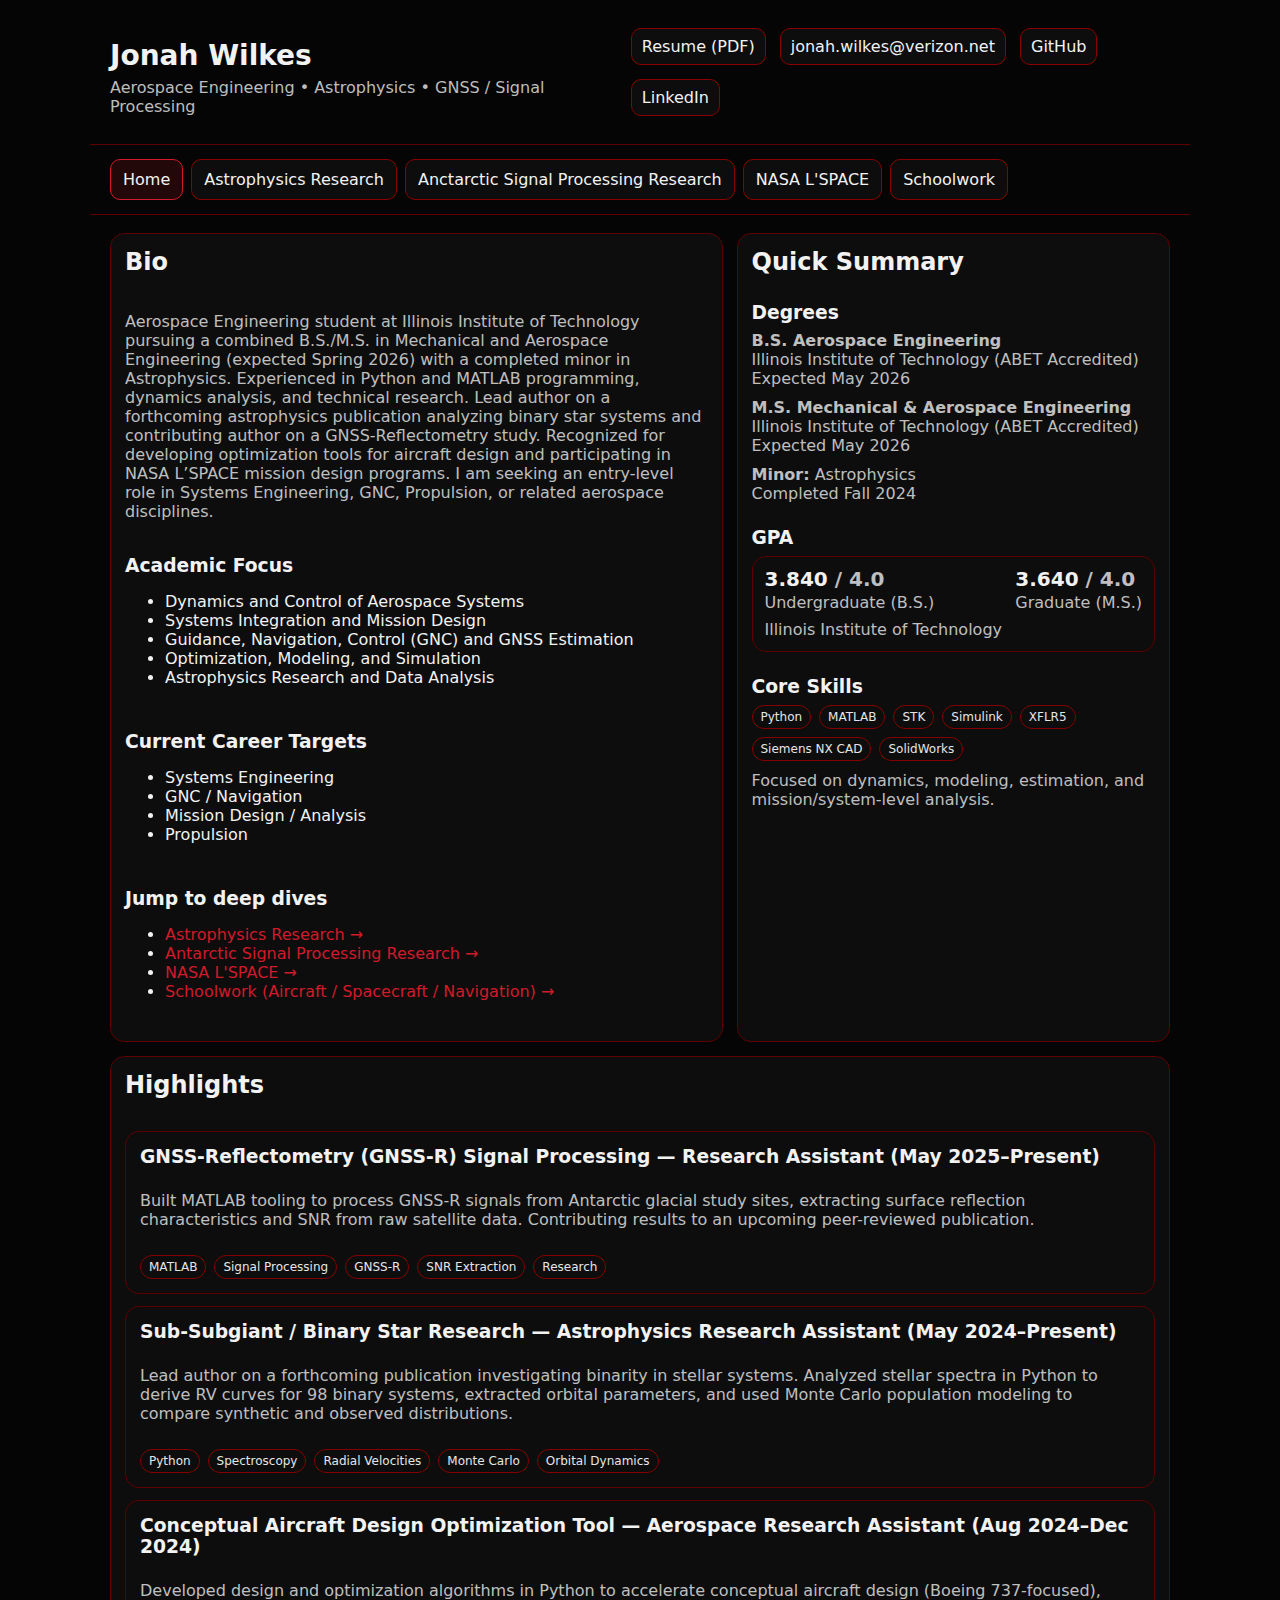
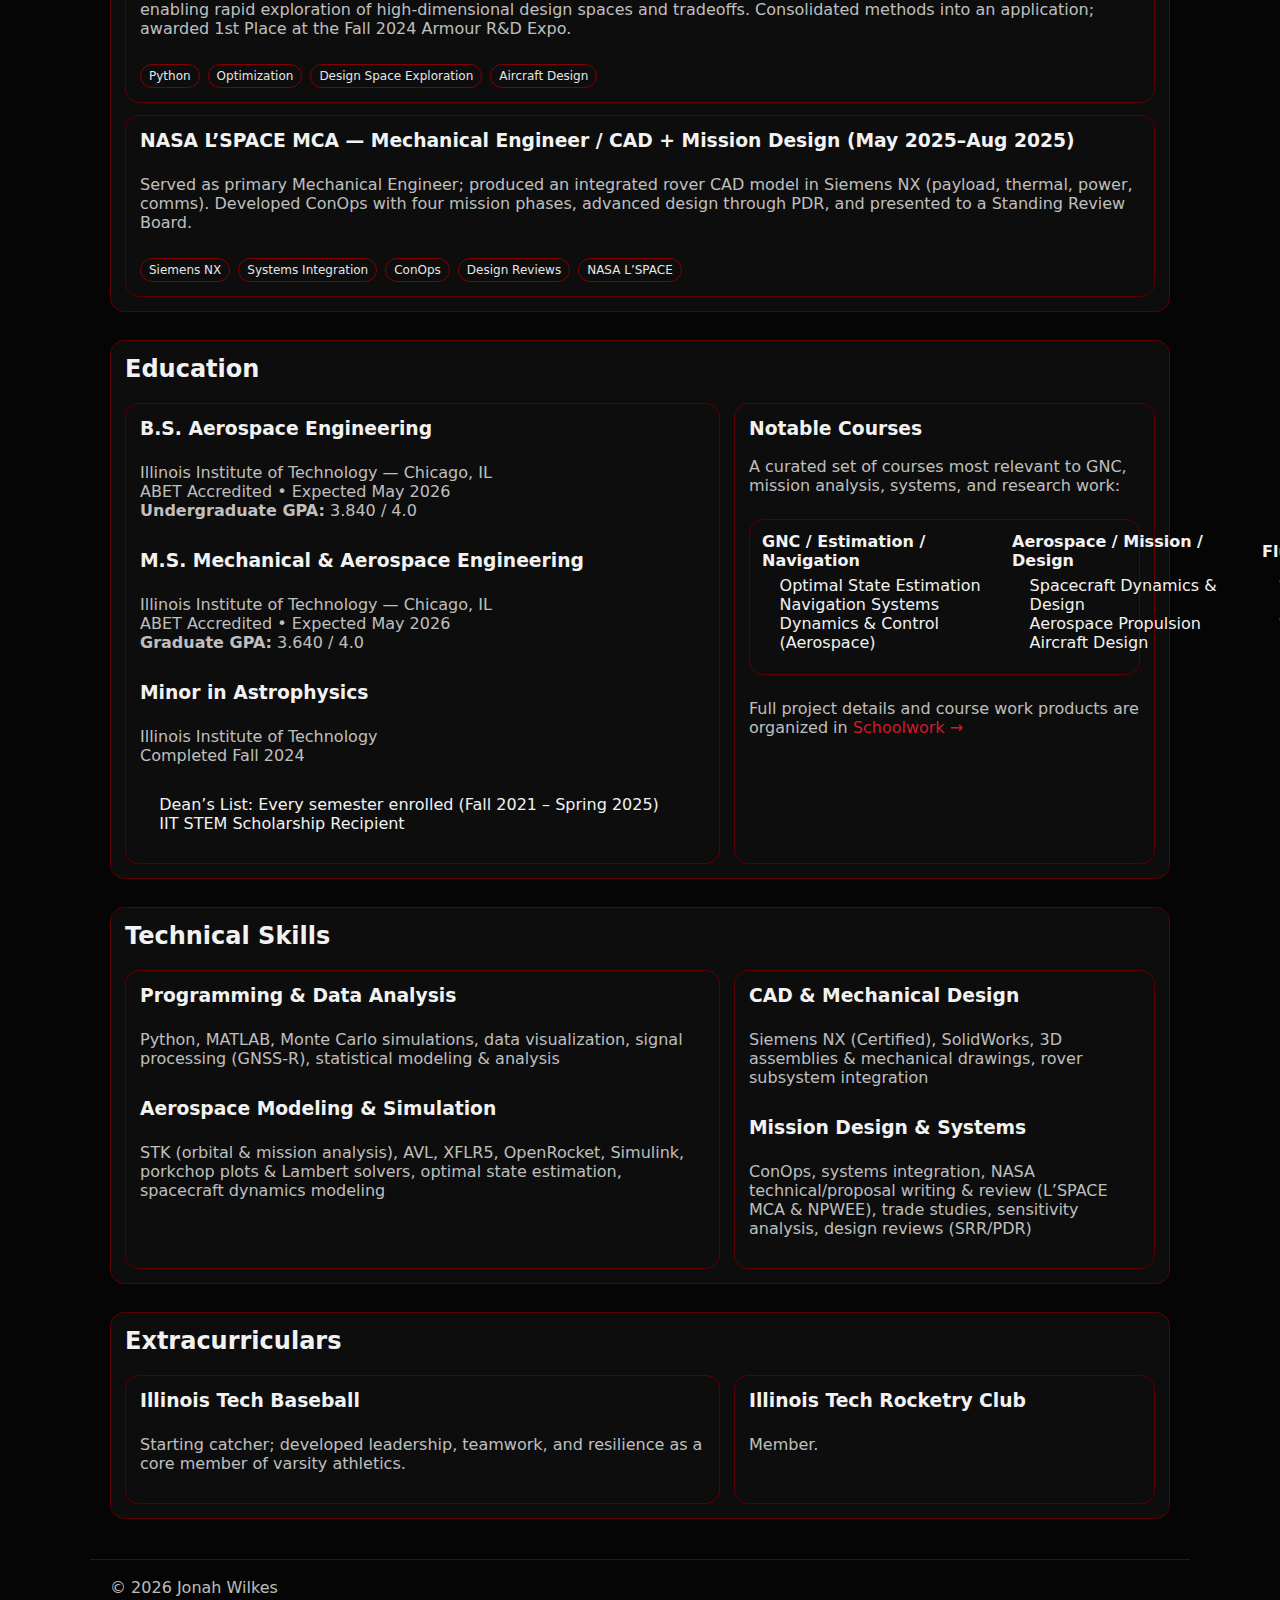
<file: index.html>
<!doctype html>
<html lang="en">
<head>
  <meta charset="utf-8" />
  <meta name="viewport" content="width=device-width, initial-scale=1" />

  <!-- discourage indexing -->
  <meta name="robots" content="noindex, nofollow, noarchive" />
  <meta name="googlebot" content="noindex, nofollow, noarchive" />

  <title>Jonah Wilkes | Portfolio</title>
  <link rel="stylesheet" href="style.css" />
</head>
<body>
  <div class="wrap">
    <header class="header">
      <div>
        <h1>Jonah Wilkes</h1>
        <p>Aerospace Engineering • Astrophysics • GNSS / Signal Processing</p>
      </div>
      <div class="links">
        <a class="badge" href="assets/Jonah Wilkes Resume Fall 2025.pdf" target="_blank" rel="noopener">Resume (PDF)</a>

        <!-- From resume: email + phone + location -->
        <a class="badge" href="mailto:jonah.wilkes@verizon.net">jonah.wilkes@verizon.net</a>
        <!-- <a class="badge" href="tel:+15713269383">571-326-9383</a> -->
        <!-- <span class="badge">Chicago, IL • Open to relocation</span> -->

        <!-- Replace these with your real URLs -->
        <a class="badge" href="https://github.com/" target="_blank" rel="noopener">GitHub</a>
        <a class="badge"
           href="https://www.linkedin.com/in/jonah-wilkes-267b1129b"
           target="_blank"
           rel="noopener noreferrer">
          LinkedIn
        </a>

      </div>
    </header>

    <nav class="tabs">
      <a class="tab active" href="index.html">Home</a>
      <a class="tab" href="astrophysics.html">Astrophysics Research</a>
      <a class="tab" href="gnss.html">Anctarctic Signal Processing Research</a>
      <a class="tab" href="nasa.html">NASA L'SPACE</a>
      <a class="tab" href="schoolwork.html">Schoolwork</a>
    </nav>

    <main>
      <div class="grid">
        <!-- LEFT: BIO + FOCUS -->
        <section class="card col-7">
          <h2>Bio</h2>
          <p class="muted">
            Aerospace Engineering student at Illinois Institute of Technology pursuing a combined B.S./M.S. in Mechanical
            and Aerospace Engineering (expected Spring 2026) with a completed minor in Astrophysics. Experienced in Python
            and MATLAB programming, dynamics analysis, and technical research. Lead author on a forthcoming
            astrophysics publication analyzing binary star systems and contributing author on a GNSS-Reflectometry study.
            Recognized for developing optimization tools for aircraft design and participating in NASA L’SPACE mission design
            programs. I am seeking an entry-level role in Systems Engineering, GNC, Propulsion, or related aerospace disciplines.
          </p>

          <div class="section">
            <h3>Academic Focus</h3>
            <ul>
              <li>Dynamics and Control of Aerospace Systems</li>
              <li>Systems Integration and Mission Design</li>
              <li>Guidance, Navigation, Control (GNC) and GNSS Estimation</li>
              <li>Optimization, Modeling, and Simulation</li>
              <li>Astrophysics Research and Data Analysis</li>
            </ul>
          </div>


          <div class="section">
            <h3>Current Career Targets</h3>
            <ul>
              <li>Systems Engineering</li>
              <li>GNC / Navigation</li>
              <li>Mission Design / Analysis</li>
              <li>Propulsion</li>
            </ul>
          </div>


          <div class="section">
            <h3>Jump to deep dives</h3>
            <ul>
              <li><a href="astrophysics.html">Astrophysics Research →</a></li>
              <li><a href="gnss.html">Antarctic Signal Processing Research →</a></li>
              <li><a href="nasa.html">NASA L'SPACE →</a></li>
              <li><a href="schoolwork.html">Schoolwork (Aircraft / Spacecraft / Navigation) →</a></li>
            </ul>
          </div>

        </section>

        <aside class="card col-5">
          <h2>Quick Summary</h2>
        
          <!-- Degrees first, clearer hierarchy -->
          <div class="section" style="margin-top:6px;">
            <h3 style="margin-bottom:8px;">Degrees</h3>
          
            <p class="muted" style="margin:0;">
              <b>B.S. Aerospace Engineering</b><br/>
              Illinois Institute of Technology (ABET Accredited)<br/>
              Expected May 2026
            </p>
          
            <p class="muted" style="margin:10px 0 0 0;">
              <b>M.S. Mechanical &amp; Aerospace Engineering</b><br/>
              Illinois Institute of Technology (ABET Accredited)<br/>
              Expected May 2026
            </p>
          
            <p class="muted" style="margin:10px 0 0 0;">
              <b>Minor:</b> Astrophysics<br/>
              Completed Fall 2024
            </p>
          </div>

        
          <!-- GPA emphasized -->
          <div class="section" style="margin-top:14px;">
            <h3 style="margin-bottom:8px;">GPA</h3>
          
            <div class="card" style="padding:12px; margin:0;">
              <div style="display:flex; justify-content:space-between; gap:12px; flex-wrap:wrap;">
          
                <div>
                  <div style="font-size:1.25rem; font-weight:800; line-height:1;">
                    3.840 <span class="muted" style="font-weight:600;">/ 4.0</span>
                  </div>
                  <div class="muted" style="margin-top:4px;">
                    Undergraduate (B.S.)
                  </div>
                </div>
          
                <div>
                  <div style="font-size:1.25rem; font-weight:800; line-height:1;">
                    3.640 <span class="muted" style="font-weight:600;">/ 4.0</span>
                  </div>
                  <div class="muted" style="margin-top:4px;">
                    Graduate (M.S.)
                  </div>
                </div>
          
              </div>
          
              <div class="muted" style="margin-top:8px;">
                Illinois Institute of Technology
              </div>
            </div>
          </div>

        
          <!-- Tools emphasized (more scannable than one long line) -->
          <div class="section" style="margin-top:14px;">
            <h3 style="margin-bottom:8px;">Core Skills</h3>
            <div class="tags" style="margin-top:4px;">
              <span>Python</span><span>MATLAB</span><span>STK</span><span>Simulink</span>
              <span>XFLR5</span><span>Siemens NX CAD</span><span>SolidWorks</span>
            </div>
            <p class="muted" style="margin-top:10px;">
              Focused on dynamics, modeling, estimation, and mission/system-level analysis.
            </p>
          </div>
        
        </aside>


        <!-- FULL WIDTH: HIGHLIGHTS -->
        <section class="card col-12">
          <h2>Highlights</h2>

          <div class="card" style="margin-top:12px;">
            <h3>GNSS-Reflectometry (GNSS-R) Signal Processing — Research Assistant (May 2025–Present)</h3>
            <p class="muted">
              Built MATLAB tooling to process GNSS-R signals from Antarctic glacial study sites, extracting surface reflection
              characteristics and SNR from raw satellite data. Contributing results to an upcoming peer-reviewed publication.
            </p>
            <div class="tags">
              <span>MATLAB</span><span>Signal Processing</span><span>GNSS-R</span><span>SNR Extraction</span><span>Research</span>
            </div>
          </div>

          <div class="card" style="margin-top:12px;">
            <h3>Sub-Subgiant / Binary Star Research — Astrophysics Research Assistant (May 2024–Present)</h3>
            <p class="muted">
              Lead author on a forthcoming publication investigating binarity in stellar systems. Analyzed stellar spectra in Python
              to derive RV curves for 98 binary systems, extracted orbital parameters, and used Monte Carlo population modeling to
              compare synthetic and observed distributions.
            </p>
            <div class="tags">
              <span>Python</span><span>Spectroscopy</span><span>Radial Velocities</span><span>Monte Carlo</span><span>Orbital Dynamics</span>
            </div>
          </div>

          <div class="card" style="margin-top:12px;">
            <h3>Conceptual Aircraft Design Optimization Tool — Aerospace Research Assistant (Aug 2024–Dec 2024)</h3>
            <p class="muted">
              Developed design and optimization algorithms in Python to accelerate conceptual aircraft design (Boeing 737-focused),
              enabling rapid exploration of high-dimensional design spaces and tradeoffs. Consolidated methods into an application;
              awarded 1st Place at the Fall 2024 Armour R&amp;D Expo.
            </p>
            <div class="tags">
              <span>Python</span><span>Optimization</span><span>Design Space Exploration</span><span>Aircraft Design</span>
            </div>
          </div>

          <div class="card" style="margin-top:12px;">
            <h3>NASA L’SPACE MCA — Mechanical Engineer / CAD + Mission Design (May 2025–Aug 2025)</h3>
            <p class="muted">
              Served as primary Mechanical Engineer; produced an integrated rover CAD model in Siemens NX (payload, thermal, power,
              comms). Developed ConOps with four mission phases, advanced design through PDR, and presented to a Standing Review Board.
            </p>
            <div class="tags">
              <span>Siemens NX</span><span>Systems Integration</span><span>ConOps</span><span>Design Reviews</span><span>NASA L’SPACE</span>
            </div>
          </div>
        </section>

        <!-- FULL WIDTH: EDUCATION -->
        <section class="card col-12" style="margin-top:14px;">
          <h2>Education</h2>
        
          <div class="grid">
            <!-- LEFT: Degrees -->
            <div class="card col-7">
              <h3>B.S. Aerospace Engineering</h3>
              <p class="muted">
                Illinois Institute of Technology — Chicago, IL<br/>
                ABET Accredited • Expected May 2026<br/>
                <b>Undergraduate GPA:</b> 3.840 / 4.0
              </p>
            
              <h3 style="margin-top:14px;">M.S. Mechanical &amp; Aerospace Engineering</h3>
              <p class="muted">
                Illinois Institute of Technology — Chicago, IL<br/>
                ABET Accredited • Expected May 2026<br/>
                <b>Graduate GPA:</b> 3.640 / 4.0
              </p>
            
              <h3 style="margin-top:14px;">Minor in Astrophysics</h3>
              <p class="muted">
                Illinois Institute of Technology<br/>
                Completed Fall 2024
              </p>
            
              <ul style="margin-top:14px; list-style:none; padding-left:1.2em;">
                <li>Dean’s List: Every semester enrolled (Fall 2021 – Spring 2025)</li>
                <li>IIT STEM Scholarship Recipient</li>
              </ul>
            </div>


        
            <!-- RIGHT: Coursework -->
            <div class="card col-5">
            <h3>Notable Courses</h3>
          
            <div class="grid" style="margin-top:10px;">
              <div class="col-12">
                <p class="muted" style="margin:0 0 10px 0;">
                  A curated set of courses most relevant to GNC, mission analysis, systems, and research work:
                </p>
              </div>
          
              <div class="card col-12" style="padding:12px;">
                <div class="grid" style="gap:10px;">
                  <!-- Column 1 -->
                  <div class="col-6" style="min-width:240px;">
                    <div style="font-weight:700; margin-bottom:6px;">GNC / Estimation / Navigation</div>
                    <ul style="list-style:none; padding-left:1.1em; margin:0;">
                      <li>Optimal State Estimation</li>
                      <li>Navigation Systems</li>
                      <li>Dynamics &amp; Control (Aerospace)</li>
                    </ul>
                  </div>
          
                  <!-- Column 2 -->
                  <div class="col-6" style="min-width:240px;">
                    <div style="font-weight:700; margin-bottom:6px;">Aerospace / Mission / Design</div>
                    <ul style="list-style:none; padding-left:1.1em; margin:0;">
                      <li>Spacecraft Dynamics &amp; Design</li>
                      <li>Aerospace Propulsion</li>
                      <li>Aircraft Design</li>
                    </ul>
                  </div>
          
                  <!-- Column 3 -->
                  <div class="col-6" style="min-width:240px; margin-top:10px;">
                    <div style="font-weight:700; margin-bottom:6px;">Fluids / Aero / Structures</div>
                    <ul style="list-style:none; padding-left:1.1em; margin:0;">
                      <li>Aerodynamics</li>
                      <li>Compressible Flow</li>
                      <li>Aerostructures</li>
                    </ul>
                  </div>
          
                  <!-- Column 4 -->
                  <div class="col-6" style="min-width:240px; margin-top:10px;">
                    <div style="font-weight:700; margin-bottom:6px;">Computation / Science</div>
                    <ul style="list-style:none; padding-left:1.1em; margin:0;">
                      <li>Computational Mechanics</li>
                      <li>Observational &amp; Extragalactic Astrophysics</li>
                      <li>Geographic Information Systems (GIS)</li>
                    </ul>
                  </div>
                </div>
              </div>
          
              <div class="col-12">
                <p class="muted" style="margin:10px 0 0 0;">
                  Full project details and course work products are organized in <a href="schoolwork.html">Schoolwork →</a>
                </p>
              </div>
            </div>
          </div>

          </div>
        </section>


        <section class="card col-12" style="margin-top:14px;">
          <h2>Technical Skills</h2>

          <div class="grid">
            <div class="card col-7">
              <h3>Programming &amp; Data Analysis</h3>
              <p class="muted">
                Python, MATLAB, Monte Carlo simulations, data visualization, signal processing (GNSS-R), statistical modeling &amp; analysis
              </p>

              <h3 style="margin-top:14px;">Aerospace Modeling &amp; Simulation</h3>
              <p class="muted">
                STK (orbital &amp; mission analysis), AVL, XFLR5, OpenRocket, Simulink, porkchop plots &amp; Lambert solvers,
                optimal state estimation, spacecraft dynamics modeling
              </p>
            </div>

            <div class="card col-5">
              <h3>CAD &amp; Mechanical Design</h3>
              <p class="muted">
                Siemens NX (Certified), SolidWorks, 3D assemblies &amp; mechanical drawings, rover subsystem integration
              </p>

              <h3 style="margin-top:14px;">Mission Design &amp; Systems</h3>
              <p class="muted">
                ConOps, systems integration, NASA technical/proposal writing &amp; review (L’SPACE MCA &amp; NPWEE),
                trade studies, sensitivity analysis, design reviews (SRR/PDR)
              </p>
            </div>
          </div>
        </section>

        <section class="card col-12" style="margin-top:14px;">
          <h2>Extracurriculars</h2>
          <div class="grid">
            <div class="card col-7">
              <h3>Illinois Tech Baseball</h3>
              <p class="muted">Starting catcher; developed leadership, teamwork, and resilience as a core member of varsity athletics.</p>
            </div>
            <div class="card col-5">
              <h3>Illinois Tech Rocketry Club</h3>
              <p class="muted">Member.</p>
            </div>
          </div>
        </section>

      </div>
    </main>

    <footer class="footer">
      © <span id="year"></span> Jonah Wilkes
    </footer>
  </div>

  <script>
    document.getElementById("year").textContent = new Date().getFullYear();
  </script>
</body>
</html>
</file>
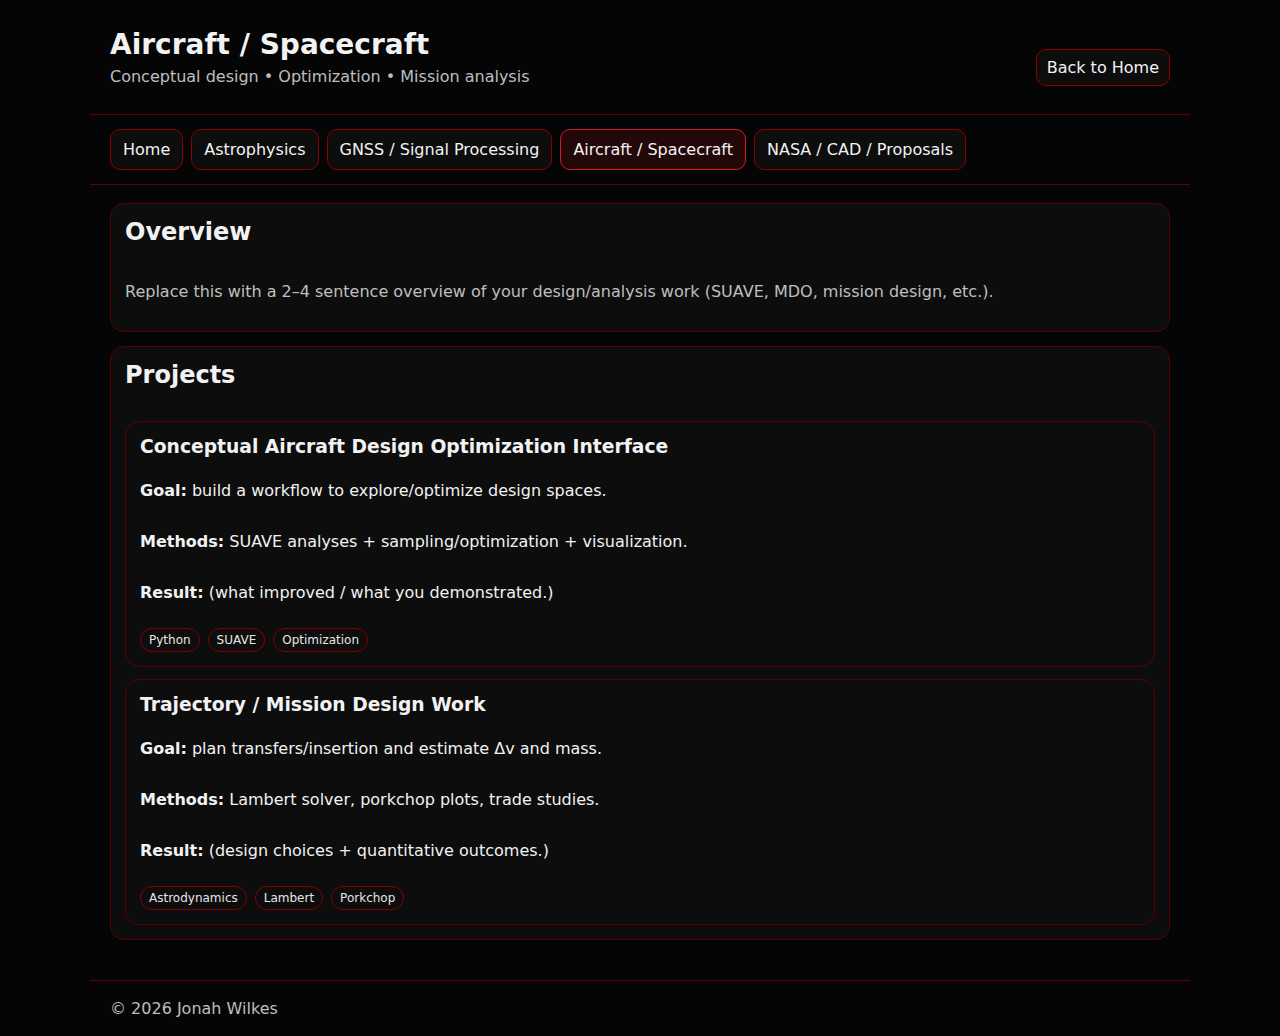
<file: aircraft-spacecraft.html>
<!doctype html>
<html lang="en">
<head>
  <meta charset="utf-8" />
  <meta name="viewport" content="width=device-width, initial-scale=1" />
  <meta name="robots" content="noindex, nofollow, noarchive" />
  <meta name="googlebot" content="noindex, nofollow, noarchive" />
  <title>Aircraft / Spacecraft | Jonah Wilkes</title>
  <link rel="stylesheet" href="style.css" />
</head>
<body>
  <div class="wrap">
    <header class="header">
      <div>
        <h1>Aircraft / Spacecraft</h1>
        <p>Conceptual design • Optimization • Mission analysis</p>
      </div>
      <div class="links">
        <a class="badge" href="index.html">Back to Home</a>
      </div>
    </header>

    <nav class="tabs">
      <a class="tab" href="index.html">Home</a>
      <a class="tab" href="astrophysics.html">Astrophysics</a>
      <a class="tab" href="gnss.html">GNSS / Signal Processing</a>
      <a class="tab active" href="aircraft-spacecraft.html">Aircraft / Spacecraft</a>
      <a class="tab" href="nasa.html">NASA / CAD / Proposals</a>
    </nav>

    <main>
      <section class="card">
        <h2>Overview</h2>
        <p class="muted">
          Replace this with a 2–4 sentence overview of your design/analysis work (SUAVE, MDO, mission design, etc.).
        </p>
      </section>

      <section class="card" style="margin-top:14px;">
        <h2>Projects</h2>

        <div class="card" style="margin-top:12px;">
          <h3>Conceptual Aircraft Design Optimization Interface</h3>
          <p><b>Goal:</b> build a workflow to explore/optimize design spaces.</p>
          <p><b>Methods:</b> SUAVE analyses + sampling/optimization + visualization.</p>
          <p><b>Result:</b> (what improved / what you demonstrated.)</p>
          <div class="tags"><span>Python</span><span>SUAVE</span><span>Optimization</span></div>
        </div>

        <div class="card" style="margin-top:12px;">
          <h3>Trajectory / Mission Design Work</h3>
          <p><b>Goal:</b> plan transfers/insertion and estimate Δv and mass.</p>
          <p><b>Methods:</b> Lambert solver, porkchop plots, trade studies.</p>
          <p><b>Result:</b> (design choices + quantitative outcomes.)</p>
          <div class="tags"><span>Astrodynamics</span><span>Lambert</span><span>Porkchop</span></div>
        </div>
      </section>
    </main>

    <footer class="footer">
      © <span id="year"></span> Jonah Wilkes
    </footer>
  </div>

  <script>
    document.getElementById("year").textContent = new Date().getFullYear();
  </script>
</body>
</html>
</file>
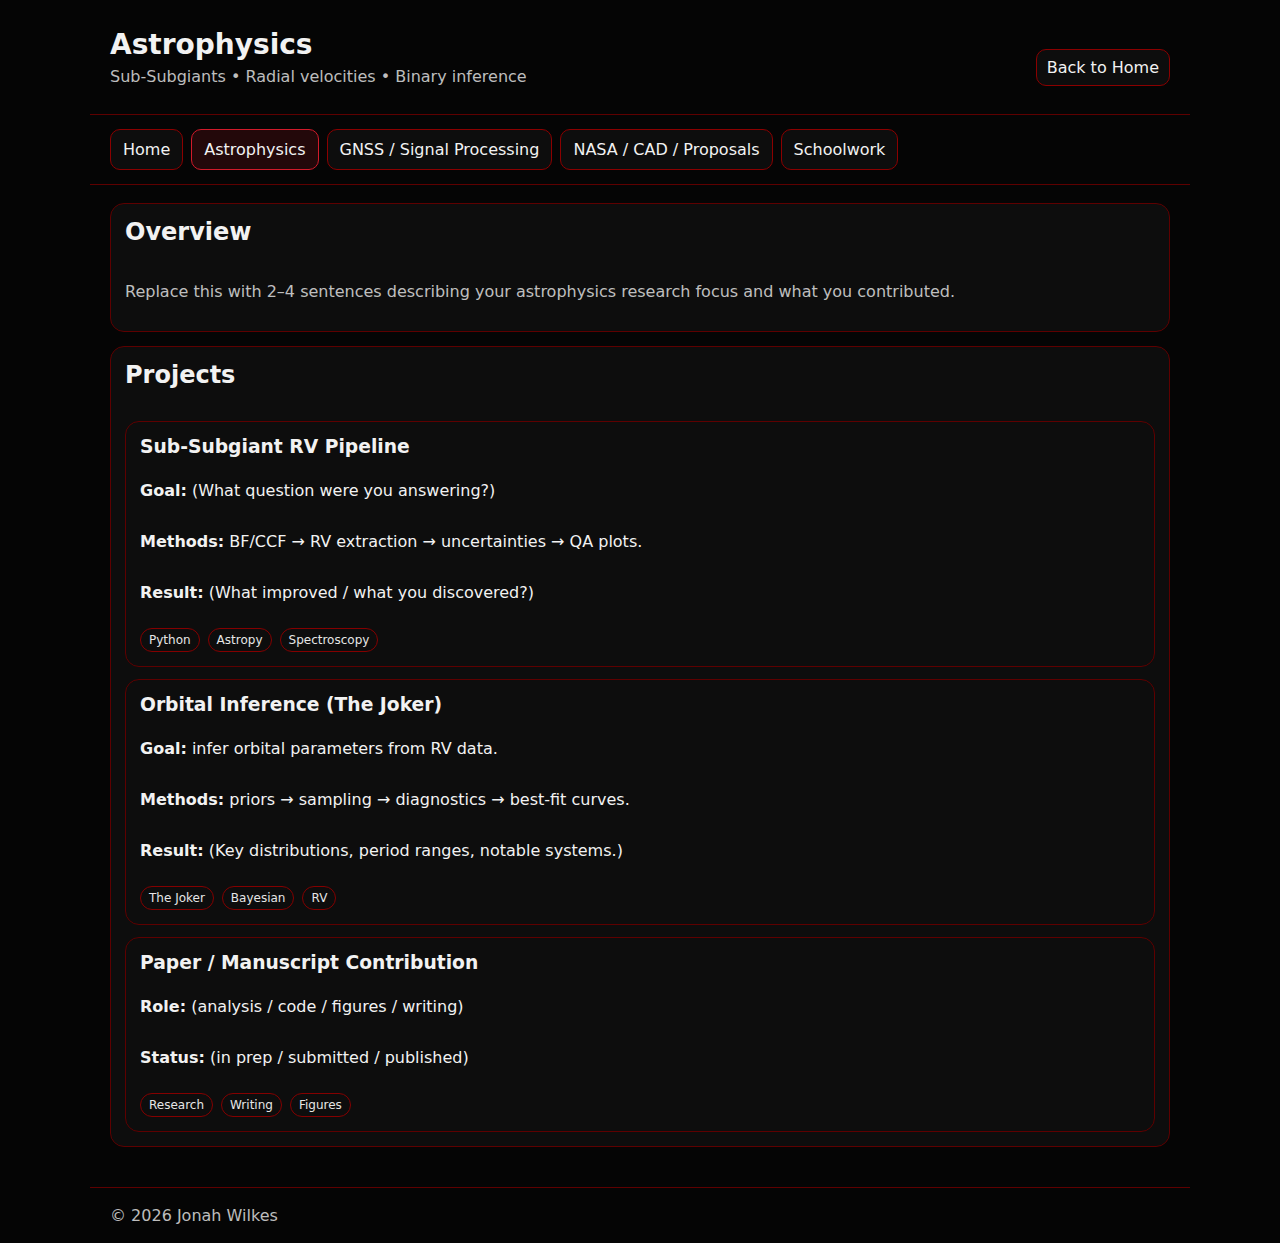
<file: astrophysics.html>
<!doctype html>
<html lang="en">
<head>
  <meta charset="utf-8" />
  <meta name="viewport" content="width=device-width, initial-scale=1" />
  <meta name="robots" content="noindex, nofollow, noarchive" />
  <meta name="googlebot" content="noindex, nofollow, noarchive" />
  <title>Astrophysics | Jonah Wilkes</title>
  <link rel="stylesheet" href="style.css" />
</head>
<body>
  <div class="wrap">
    <header class="header">
      <div>
        <h1>Astrophysics</h1>
        <p>Sub-Subgiants • Radial velocities • Binary inference</p>
      </div>
      <div class="links">
        <a class="badge" href="index.html">Back to Home</a>
      </div>
    </header>

    <nav class="tabs">
      <a class="tab" href="index.html">Home</a>
      <a class="tab active" href="astrophysics.html">Astrophysics</a>
      <a class="tab" href="gnss.html">GNSS / Signal Processing</a>
      <a class="tab" href="nasa.html">NASA / CAD / Proposals</a>
      <a class="tab" href="schoolwork.html">Schoolwork</a>
    </nav>

    <main>
      <section class="card">
        <h2>Overview</h2>
        <p class="muted">
          Replace this with 2–4 sentences describing your astrophysics research focus and what you contributed.
        </p>
      </section>

      <section class="card" style="margin-top:14px;">
        <h2>Projects</h2>

        <div class="card" style="margin-top:12px;">
          <h3>Sub-Subgiant RV Pipeline</h3>
          <p><b>Goal:</b> (What question were you answering?)</p>
          <p><b>Methods:</b> BF/CCF → RV extraction → uncertainties → QA plots.</p>
          <p><b>Result:</b> (What improved / what you discovered?)</p>
          <div class="tags"><span>Python</span><span>Astropy</span><span>Spectroscopy</span></div>
        </div>

        <div class="card" style="margin-top:12px;">
          <h3>Orbital Inference (The Joker)</h3>
          <p><b>Goal:</b> infer orbital parameters from RV data.</p>
          <p><b>Methods:</b> priors → sampling → diagnostics → best-fit curves.</p>
          <p><b>Result:</b> (Key distributions, period ranges, notable systems.)</p>
          <div class="tags"><span>The Joker</span><span>Bayesian</span><span>RV</span></div>
        </div>

        <div class="card" style="margin-top:12px;">
          <h3>Paper / Manuscript Contribution</h3>
          <p><b>Role:</b> (analysis / code / figures / writing)</p>
          <p><b>Status:</b> (in prep / submitted / published)</p>
          <div class="tags"><span>Research</span><span>Writing</span><span>Figures</span></div>
        </div>
      </section>
    </main>

    <footer class="footer">
      © <span id="year"></span> Jonah Wilkes
    </footer>
  </div>

  <script>
    document.getElementById("year").textContent = new Date().getFullYear();
  </script>
</body>
</html>
</file>
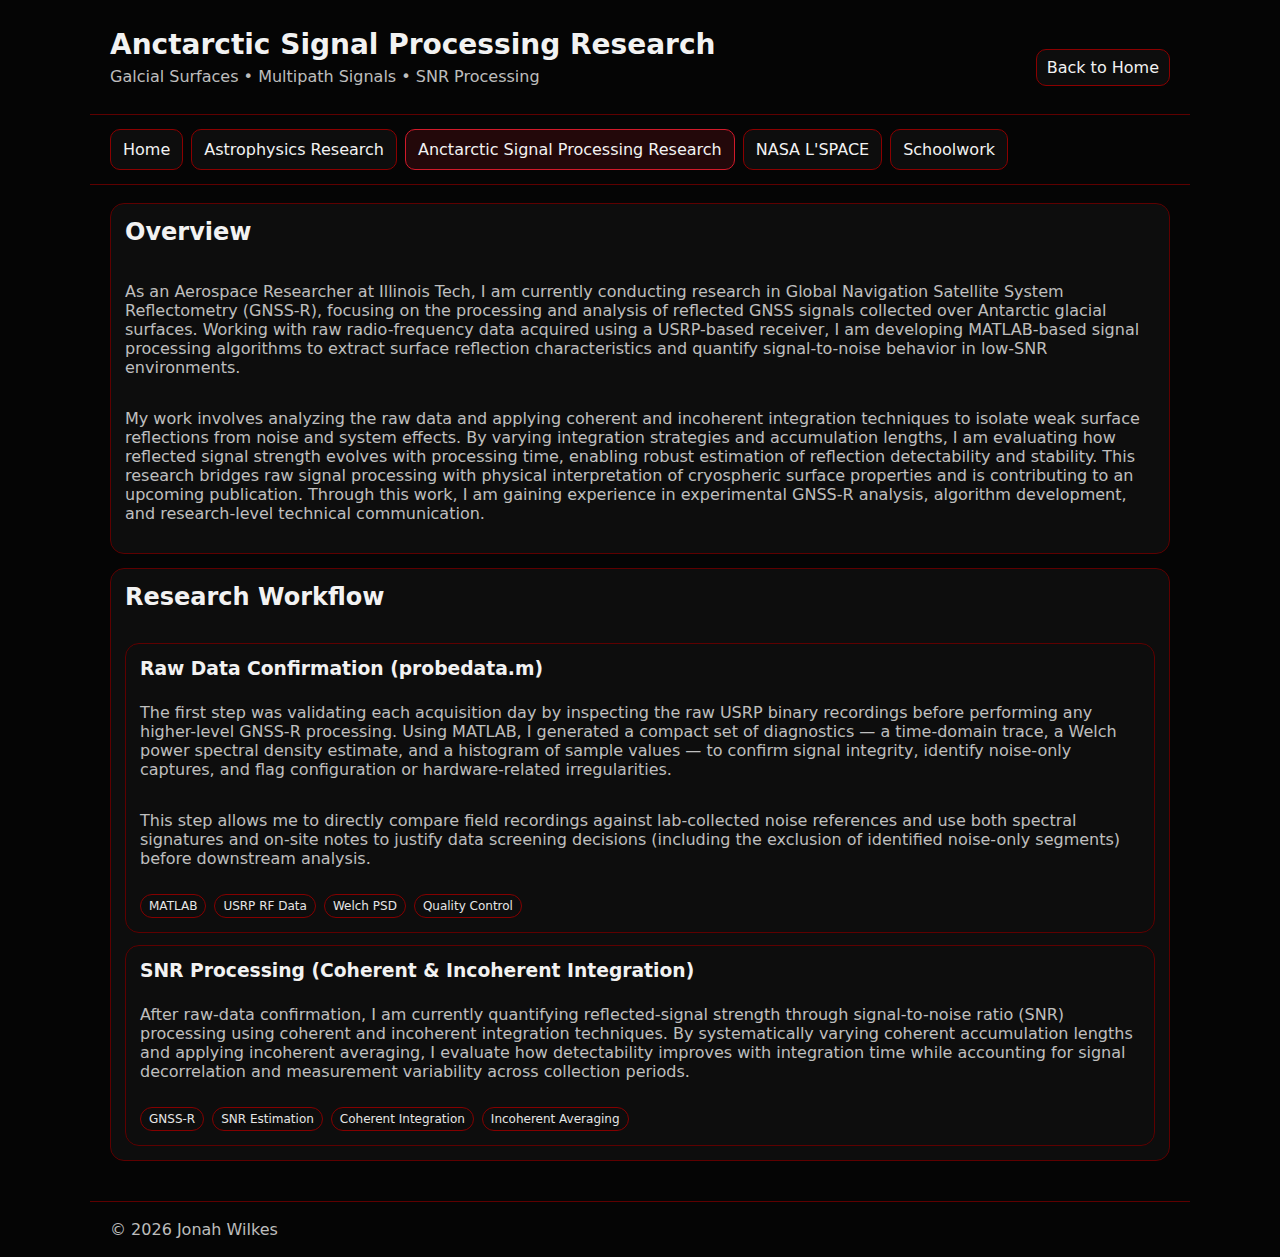
<file: gnss.html>
<!doctype html>
<html lang="en">
<head>
  <meta charset="utf-8" />
  <meta name="viewport" content="width=device-width, initial-scale=1" />
  <meta name="robots" content="noindex, nofollow, noarchive" />
  <meta name="googlebot" content="noindex, nofollow, noarchive" />
  <title>Anctarctic Signal Processing Research | Jonah Wilkes</title>
  <link rel="stylesheet" href="style.css" />
</head>
<body>
  <div class="wrap">
    <header class="header">
      <div>
        <h1>Anctarctic Signal Processing Research</h1>
        <p>Galcial Surfaces • Multipath Signals • SNR Processing</p>
      </div>
      <div class="links">
        <a class="badge" href="index.html">Back to Home</a>
      </div>
    </header>

    <nav class="tabs">
      <a class="tab" href="index.html">Home</a>
      <a class="tab" href="astrophysics.html">Astrophysics Research</a>
      <a class="tab active" href="gnss.html">Anctarctic Signal Processing Research</a>
      <a class="tab" href="nasa.html">NASA L'SPACE</a>
      <a class="tab" href="schoolwork.html">Schoolwork</a>
    </nav>

    <main>
      <section class="card">
        <h2>Overview</h2>

        <p class="muted">
          As an Aerospace Researcher at Illinois Tech, I am currently conducting research in
          Global Navigation Satellite System Reflectometry (GNSS-R), focusing on the processing
          and analysis of reflected GNSS signals collected over Antarctic glacial surfaces.
          Working with raw radio-frequency data acquired using a USRP-based receiver, I am
          developing MATLAB-based signal processing algorithms to extract surface reflection
          characteristics and quantify signal-to-noise behavior in low-SNR environments.
        </p>

        <p class="muted">
          My work involves analyzing the raw data and applying coherent and incoherent
          integration techniques to isolate weak surface reflections from noise and system
          effects. By varying integration strategies and accumulation lengths, I am evaluating
          how reflected signal strength evolves with processing time, enabling robust estimation
          of reflection detectability and stability. This research bridges raw signal
          processing with physical interpretation of cryospheric surface properties and is
          contributing to an upcoming publication. Through this work, I am gaining experience
          in experimental GNSS-R analysis, algorithm development, and research-level technical
          communication.
        </p>
      </section>

      <!-- REPLACED SECTION -->
      <section class="card" style="margin-top:14px;">
        <h2>Research Workflow</h2>

        <div class="card" style="margin-top:12px;">
          <h3>Raw Data Confirmation (probedata.m)</h3>
          <p class="muted">
            The first step was validating each acquisition day by inspecting the raw USRP binary
            recordings before performing any higher-level GNSS-R processing. Using MATLAB, I 
            generated a compact set of diagnostics — a time-domain trace, a Welch power spectral 
            density estimate, and a histogram of sample values — to confirm signal integrity, 
            identify noise-only captures, and flag configuration or hardware-related irregularities.
          </p>
          <p class="muted">
            This step allows me to directly compare field recordings against lab-collected
            noise references and use both spectral signatures and on-site notes to justify data
            screening decisions (including the exclusion of identified noise-only segments)
            before downstream analysis.
          </p>
          <div class="tags">
            <span>MATLAB</span><span>USRP RF Data</span><span>Welch PSD</span><span>Quality Control</span>
          </div>
          <!-- Optional: place representative figures here -->
          <!-- <div class="figure"><img src="assets/..." alt="Raw data confirmation plots"><p class="muted">Figure X: ...</p></div> -->
        </div>

        <div class="card" style="margin-top:12px;">
          <h3>SNR Processing (Coherent &amp; Incoherent Integration)</h3>
          <p class="muted">
            After raw-data confirmation, I am currently quantifying reflected-signal strength
            through signal-to-noise ratio (SNR) processing using coherent and incoherent
            integration techniques. By systematically varying coherent accumulation lengths and
            applying incoherent averaging, I evaluate how detectability improves with
            integration time while accounting for signal decorrelation and measurement
            variability across collection periods.
          </p>
          <div class="tags">
            <span>GNSS-R</span><span>SNR Estimation</span><span>Coherent Integration</span><span>Incoherent Averaging</span>
          </div>
          <!-- Optional: place SNR / integration-gain figures here -->
          <!-- <div class="figure"><img src="assets/..." alt="SNR vs integration"><p class="muted">Figure Y: ...</p></div> -->
        </div>
      </section>
    </main>

    <footer class="footer">
      © <span id="year"></span> Jonah Wilkes
    </footer>
  </div>

  <script>
    document.getElementById("year").textContent = new Date().getFullYear();
  </script>
</body>
</html>
</file>
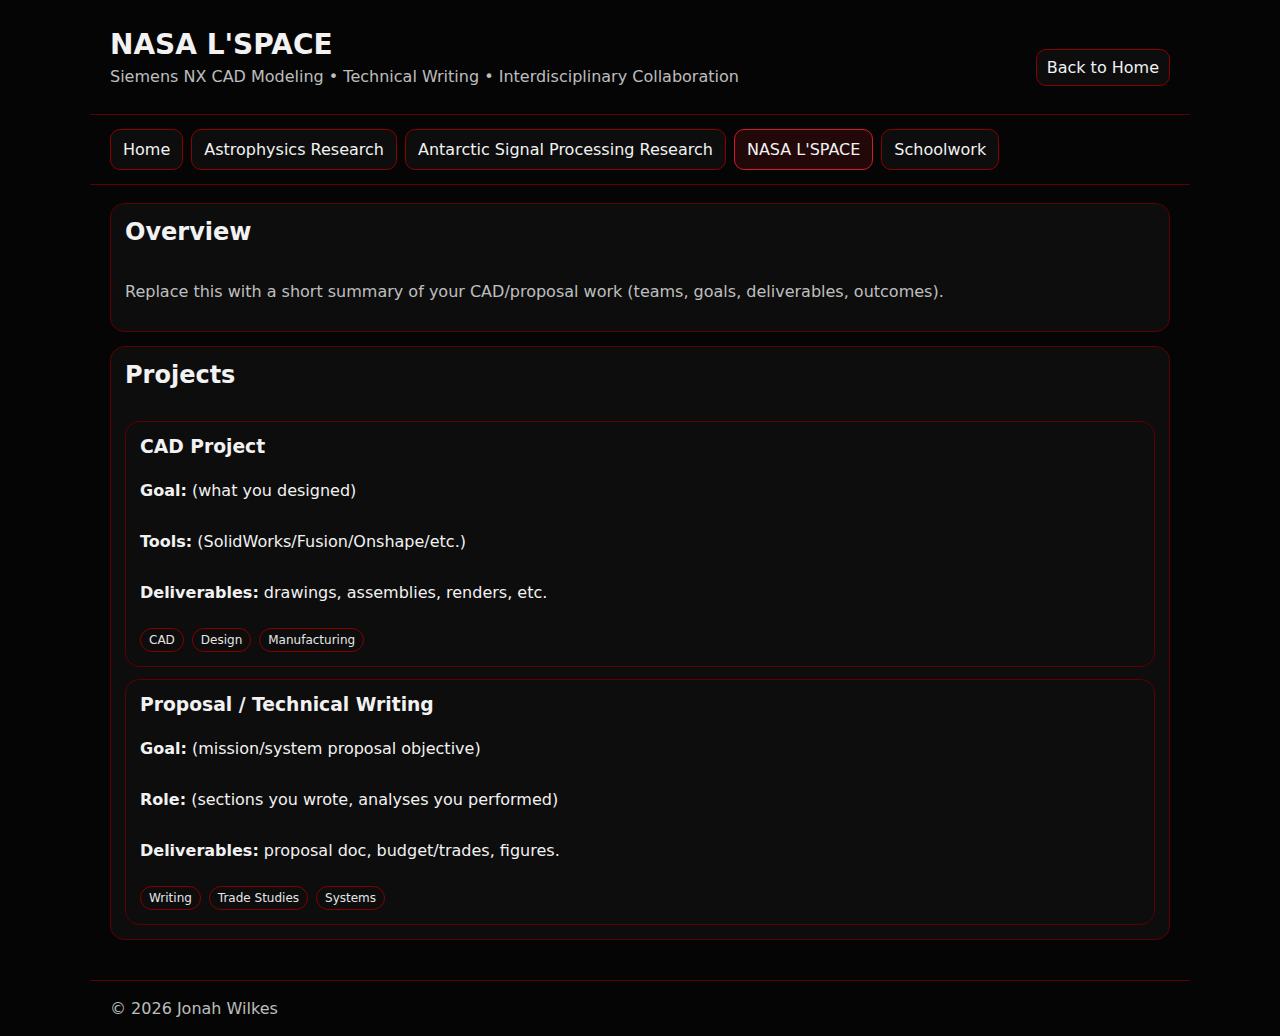
<file: nasa.html>
<!doctype html>
<html lang="en">
<head>
  <meta charset="utf-8" />
  <meta name="viewport" content="width=device-width, initial-scale=1" />
  <meta name="robots" content="noindex, nofollow, noarchive" />
  <meta name="googlebot" content="noindex, nofollow, noarchive" />
  <title>NASA L'SPACE | Jonah Wilkes</title>
  <link rel="stylesheet" href="style.css" />
</head>
<body>
  <div class="wrap">
    <header class="header">
      <div>
        <h1>NASA L'SPACE</h1>
        <p>Siemens NX CAD Modeling • Technical Writing • Interdisciplinary Collaboration</p>
      </div>
      <div class="links">
        <a class="badge" href="index.html">Back to Home</a>
      </div>
    </header>

    <nav class="tabs">
      <a class="tab" href="index.html">Home</a>
      <a class="tab" href="astrophysics.html">Astrophysics Research</a>
      <a class="tab" href="gnss.html">Antarctic Signal Processing Research</a>
      <a class="tab active" href="nasa.html">NASA L'SPACE</a>
      <a class="tab" href="schoolwork.html">Schoolwork</a>
    </nav>

    <main>
      <section class="card">
        <h2>Overview</h2>
        <p class="muted">
          Replace this with a short summary of your CAD/proposal work (teams, goals, deliverables, outcomes).
        </p>
      </section>

      <section class="card" style="margin-top:14px;">
        <h2>Projects</h2>

        <div class="card" style="margin-top:12px;">
          <h3>CAD Project</h3>
          <p><b>Goal:</b> (what you designed)</p>
          <p><b>Tools:</b> (SolidWorks/Fusion/Onshape/etc.)</p>
          <p><b>Deliverables:</b> drawings, assemblies, renders, etc.</p>
          <div class="tags"><span>CAD</span><span>Design</span><span>Manufacturing</span></div>
        </div>

        <div class="card" style="margin-top:12px;">
          <h3>Proposal / Technical Writing</h3>
          <p><b>Goal:</b> (mission/system proposal objective)</p>
          <p><b>Role:</b> (sections you wrote, analyses you performed)</p>
          <p><b>Deliverables:</b> proposal doc, budget/trades, figures.</p>
          <div class="tags"><span>Writing</span><span>Trade Studies</span><span>Systems</span></div>
        </div>
      </section>
    </main>

    <footer class="footer">
      © <span id="year"></span> Jonah Wilkes
    </footer>
  </div>

  <script>
    document.getElementById("year").textContent = new Date().getFullYear();
  </script>
</body>
</html>
</file>
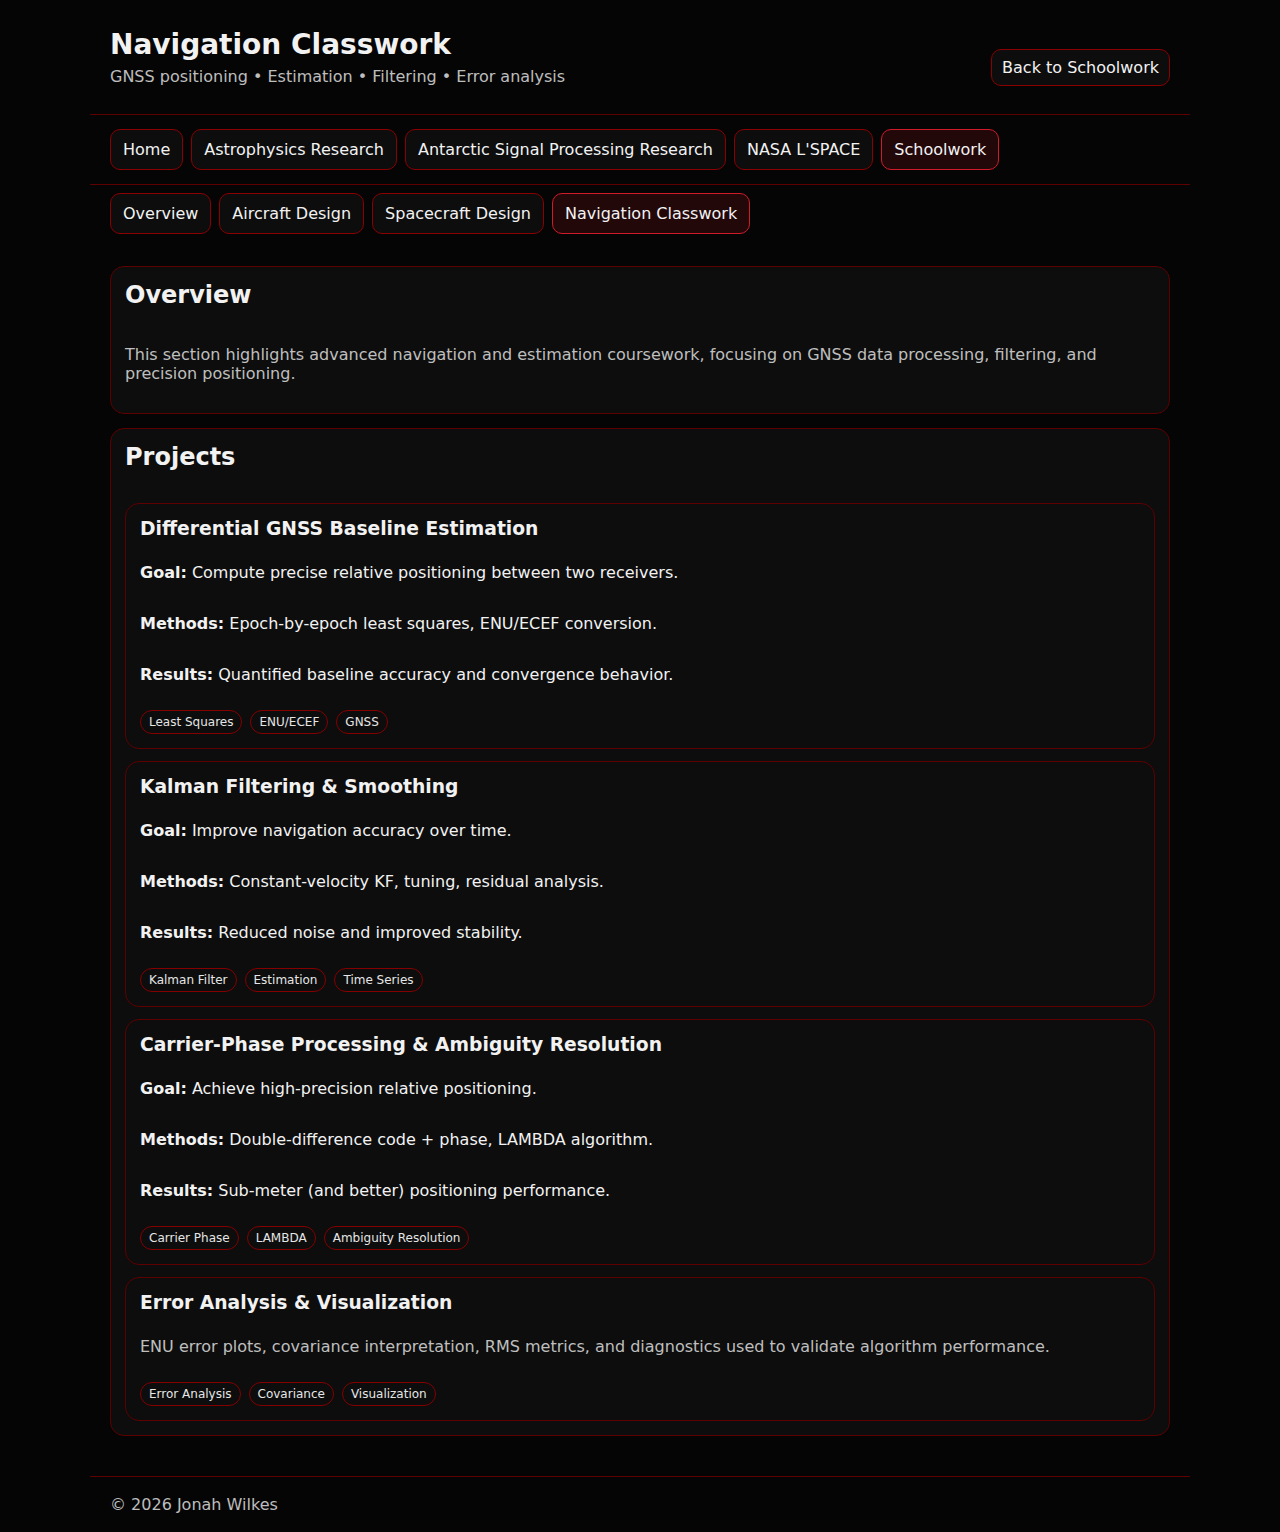
<file: schoolwork-navigation.html>
<!doctype html>
<html lang="en">
<head>
  <meta charset="utf-8" />
  <meta name="viewport" content="width=device-width, initial-scale=1" />

  <!-- discourage indexing -->
  <meta name="robots" content="noindex, nofollow, noarchive" />
  <meta name="googlebot" content="noindex, nofollow, noarchive" />

  <title>Navigation Classwork | Jonah Wilkes</title>
  <link rel="stylesheet" href="style.css" />
</head>
<body>
  <div class="wrap">
    <header class="header">
      <div>
        <h1>Navigation Classwork</h1>
        <p>GNSS positioning • Estimation • Filtering • Error analysis</p>
      </div>
      <div class="links">
        <a class="badge" href="schoolwork.html">Back to Schoolwork</a>
      </div>
    </header>

    <!-- Top-level navigation -->
    <nav class="tabs">
      <a class="tab" href="index.html">Home</a>
      <a class="tab" href="astrophysics.html">Astrophysics Research</a>
      <a class="tab" href="gnss.html">Antarctic Signal Processing Research</a>
      <a class="tab" href="nasa.html">NASA L'SPACE</a>
      <a class="tab active" href="schoolwork.html">Schoolwork</a>
    </nav>

    <!-- Schoolwork sub-navigation -->
    <nav class="tabs" style="border-bottom:none; padding-top: 8px;">
      <a class="tab" href="schoolwork.html">Overview</a>
      <a class="tab" href="schoolwork-aircraft.html">Aircraft Design</a>
      <a class="tab" href="schoolwork-spacecraft.html">Spacecraft Design</a>
      <a class="tab active" href="schoolwork-navigation.html">Navigation Classwork</a>
    </nav>

    <main>
      <section class="card">
        <h2>Overview</h2>
        <p class="muted">
          This section highlights advanced navigation and estimation coursework,
          focusing on GNSS data processing, filtering, and precision positioning.
        </p>
      </section>

      <section class="card" style="margin-top:14px;">
        <h2>Projects</h2>

        <div class="card" style="margin-top:12px;">
          <h3>Differential GNSS Baseline Estimation</h3>
          <p><b>Goal:</b> Compute precise relative positioning between two receivers.</p>
          <p><b>Methods:</b> Epoch-by-epoch least squares, ENU/ECEF conversion.</p>
          <p><b>Results:</b> Quantified baseline accuracy and convergence behavior.</p>
          <div class="tags">
            <span>Least Squares</span>
            <span>ENU/ECEF</span>
            <span>GNSS</span>
          </div>
        </div>

        <div class="card" style="margin-top:12px;">
          <h3>Kalman Filtering & Smoothing</h3>
          <p><b>Goal:</b> Improve navigation accuracy over time.</p>
          <p><b>Methods:</b> Constant-velocity KF, tuning, residual analysis.</p>
          <p><b>Results:</b> Reduced noise and improved stability.</p>
          <div class="tags">
            <span>Kalman Filter</span>
            <span>Estimation</span>
            <span>Time Series</span>
          </div>
        </div>

        <div class="card" style="margin-top:12px;">
          <h3>Carrier-Phase Processing & Ambiguity Resolution</h3>
          <p><b>Goal:</b> Achieve high-precision relative positioning.</p>
          <p><b>Methods:</b> Double-difference code + phase, LAMBDA algorithm.</p>
          <p><b>Results:</b> Sub-meter (and better) positioning performance.</p>
          <div class="tags">
            <span>Carrier Phase</span>
            <span>LAMBDA</span>
            <span>Ambiguity Resolution</span>
          </div>
        </div>

        <div class="card" style="margin-top:12px;">
          <h3>Error Analysis & Visualization</h3>
          <p class="muted">
            ENU error plots, covariance interpretation, RMS metrics, and diagnostics
            used to validate algorithm performance.
          </p>
          <div class="tags">
            <span>Error Analysis</span>
            <span>Covariance</span>
            <span>Visualization</span>
          </div>
        </div>
      </section>
    </main>

    <footer class="footer">
      © <span id="year"></span> Jonah Wilkes
    </footer>
  </div>

  <script>
    document.getElementById("year").textContent = new Date().getFullYear();
  </script>
</body>
</html>
</file>
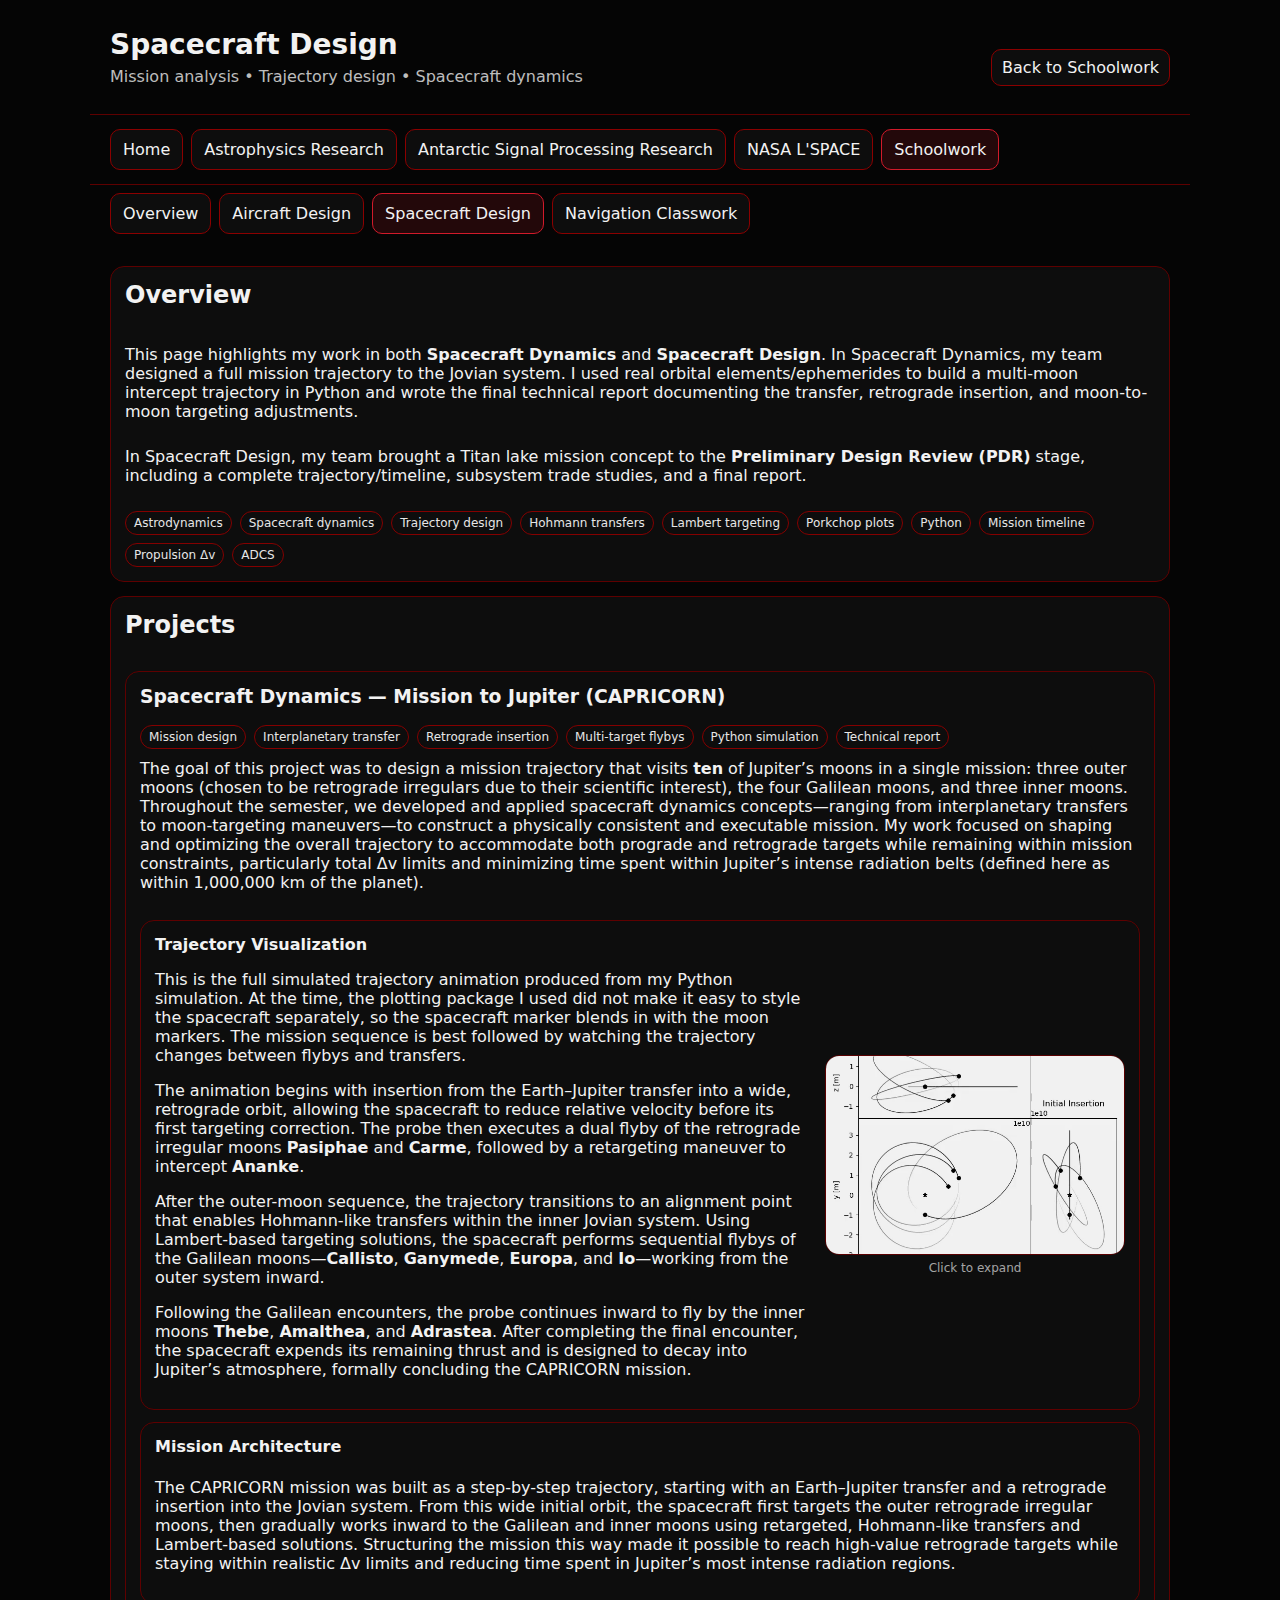
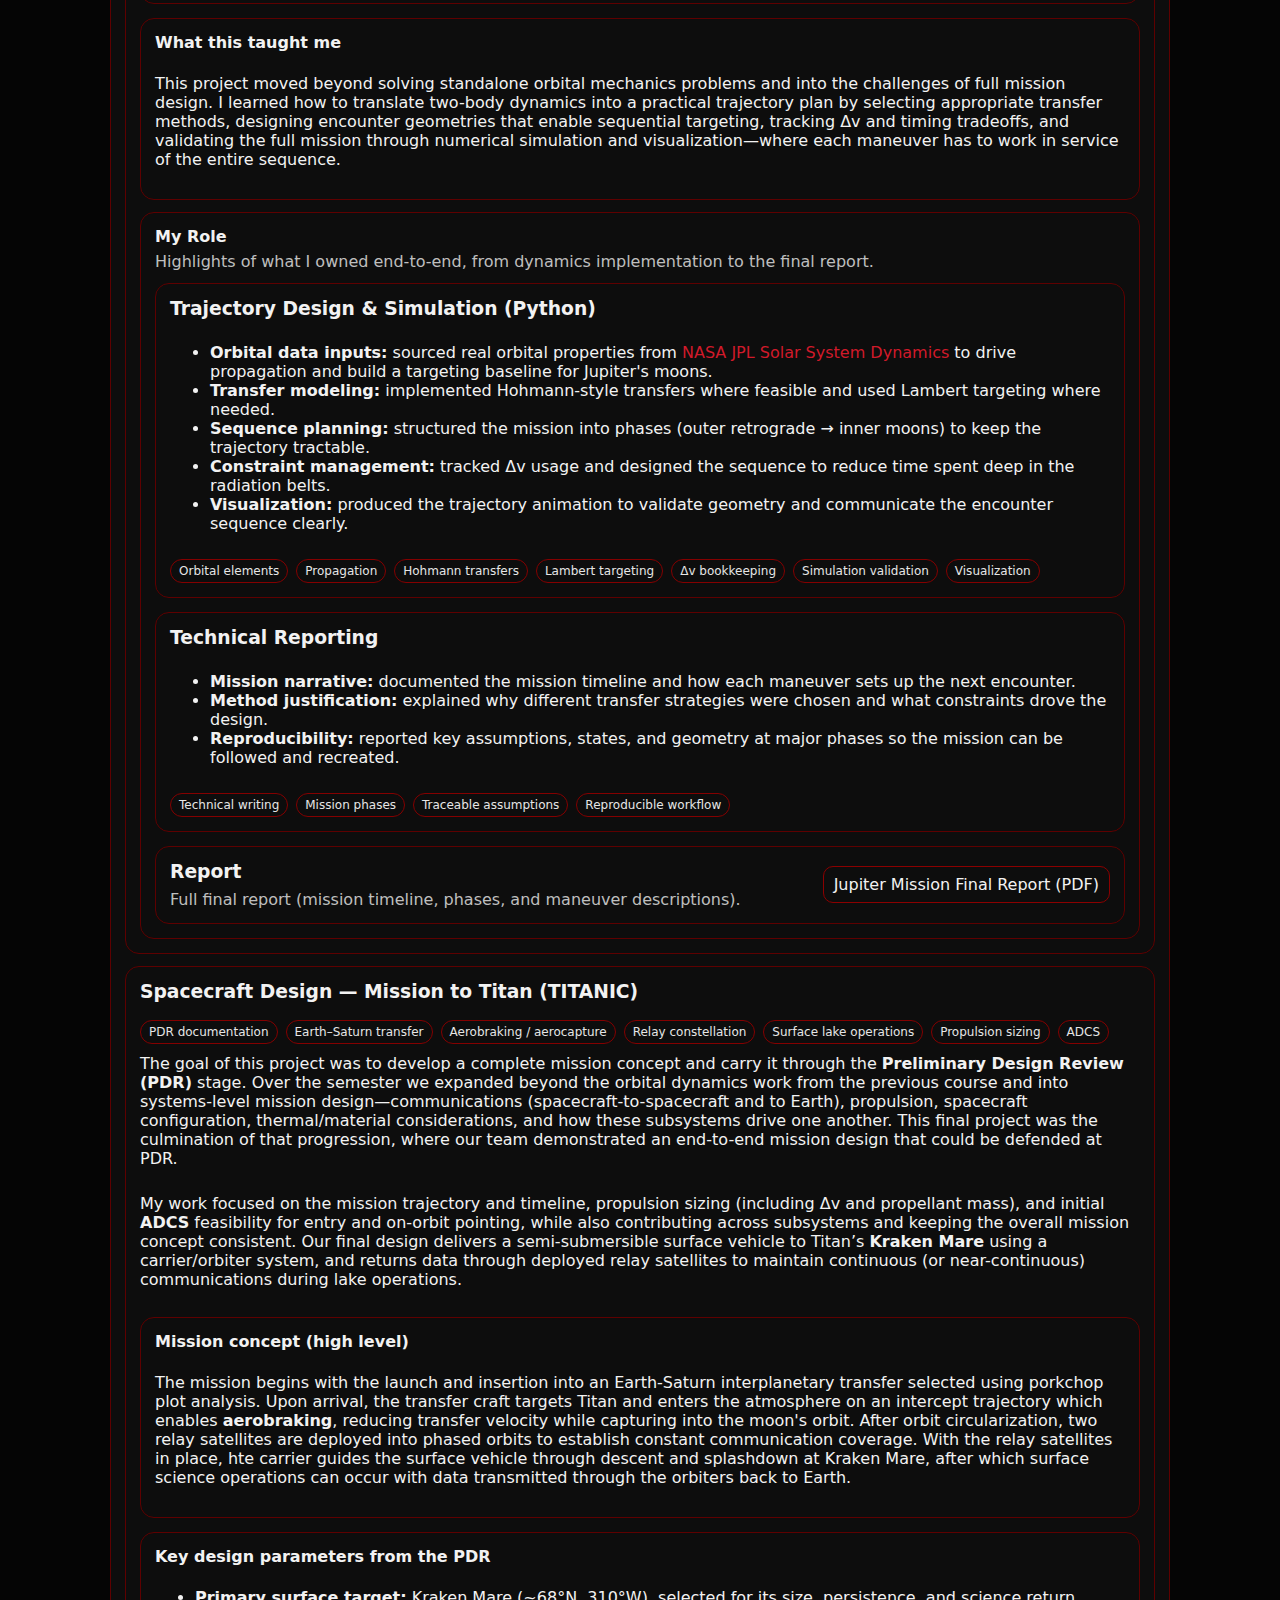
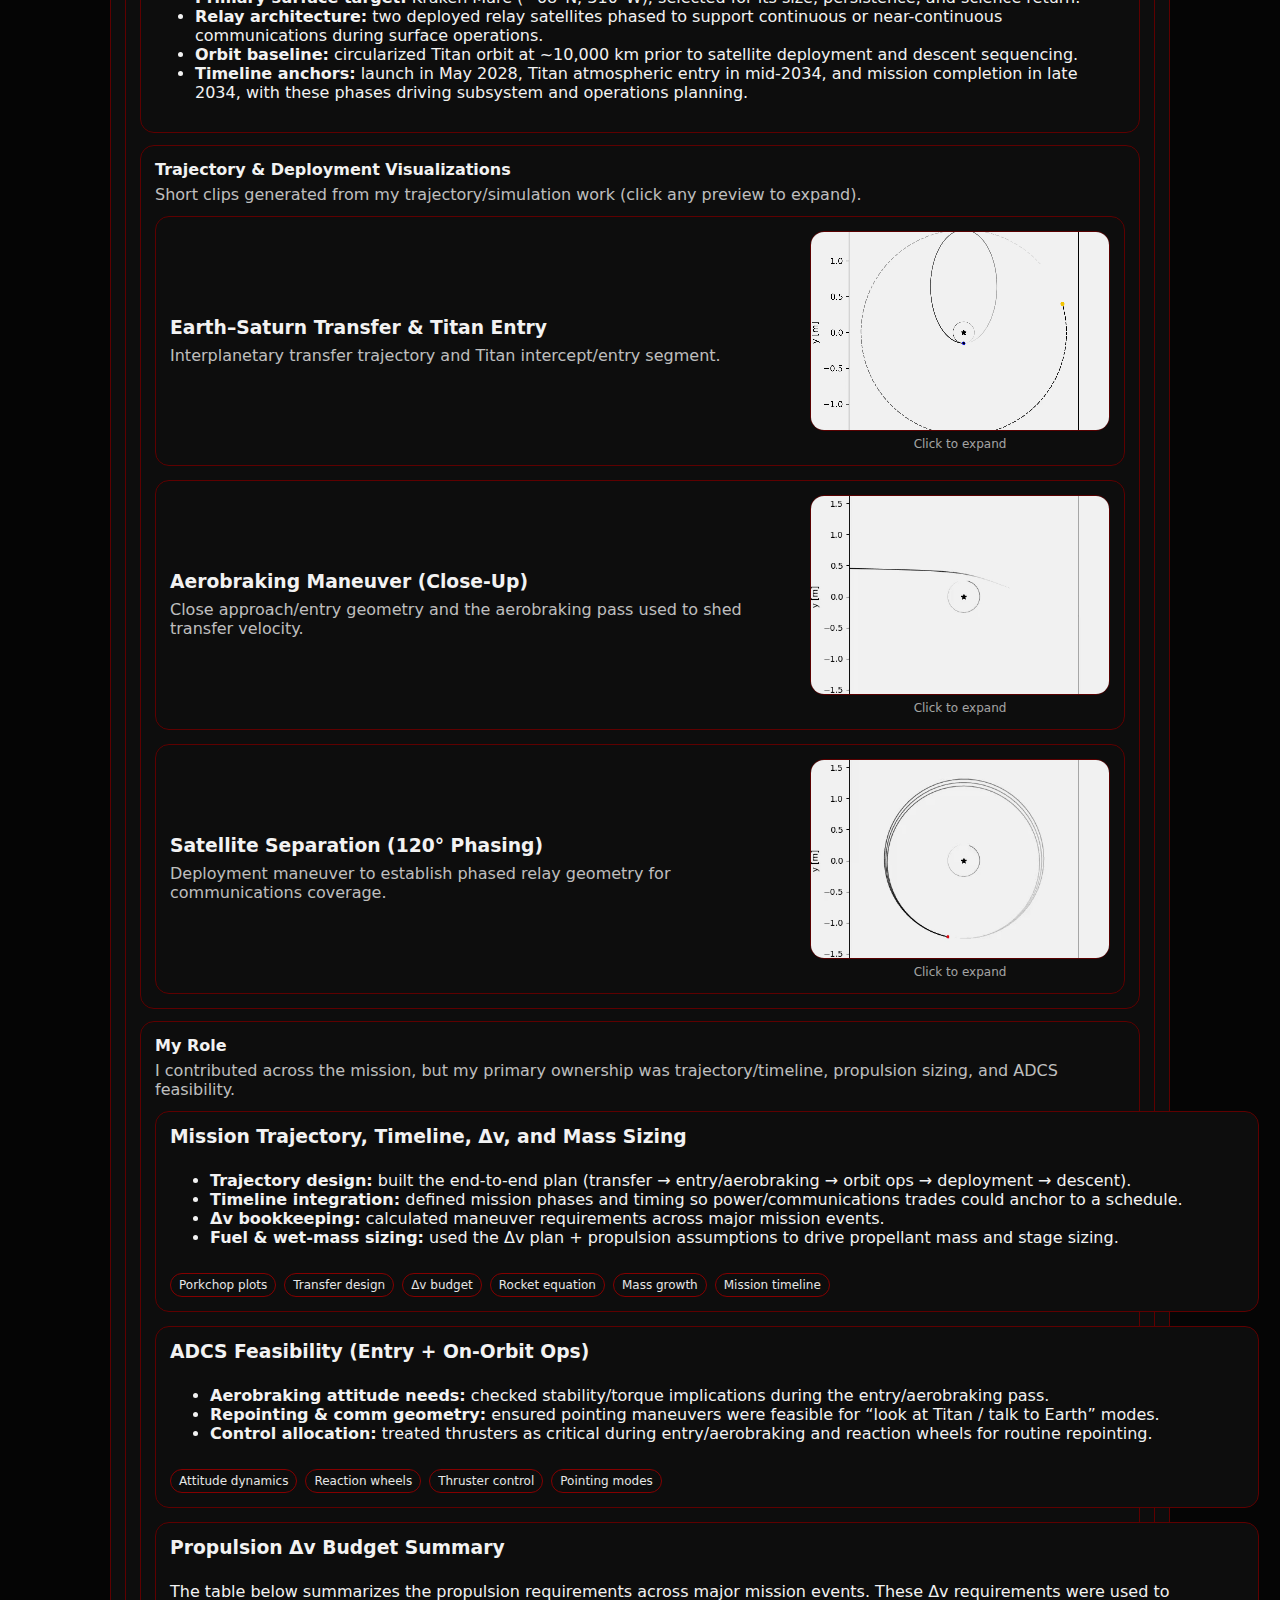
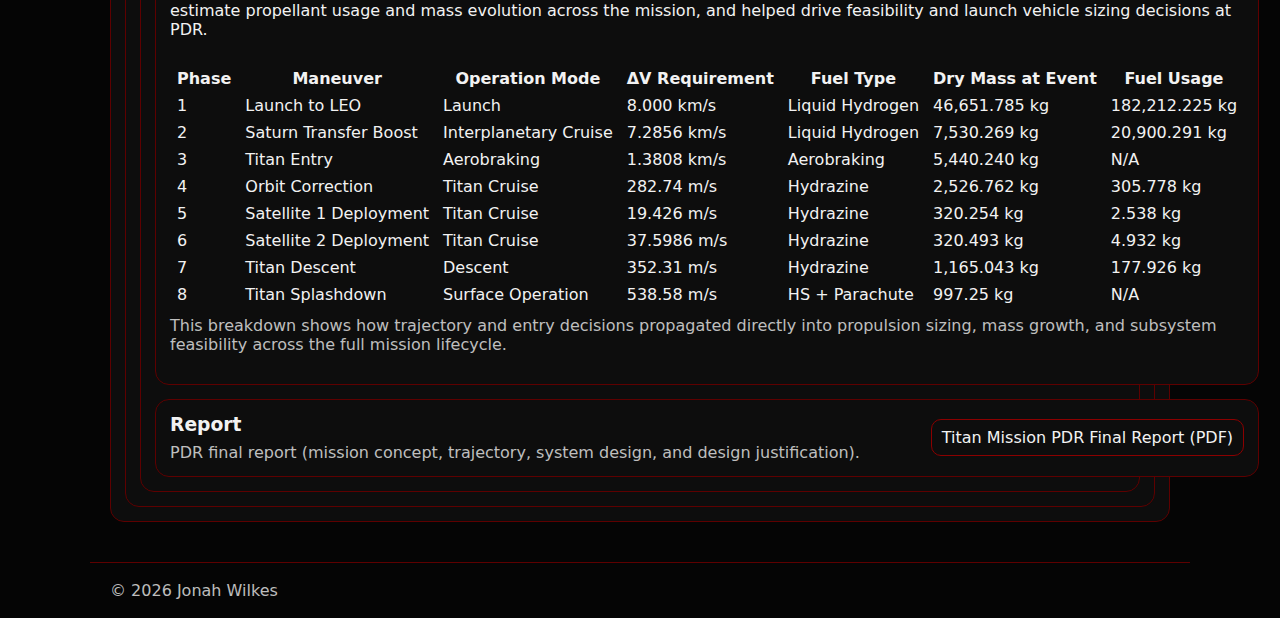
<file: schoolwork-spacecraft.html>
<!doctype html>
<html lang="en">
<head>
  <meta charset="utf-8" />
  <meta name="viewport" content="width=device-width, initial-scale=1" />

  <!-- discourage indexing -->
  <meta name="robots" content="noindex, nofollow, noarchive" />
  <meta name="googlebot" content="noindex, nofollow, noarchive" />

  <title>Spacecraft Design | Jonah Wilkes</title>
  <link rel="stylesheet" href="style.css" />

  <!-- Page-local layout tweak: stack subsections into multiple rows (matches aircraft tab pattern) -->
  <style>
    .stack{
      display:grid;
      grid-template-columns:1fr;
      gap:14px;
      margin-top:12px;
    }
    @media (min-width: 1100px){
      .stack.two-col{ grid-template-columns: 1fr 1fr; }
    }
    .stack .card{ width:100%; }

    /* Optional: tighter spacing for “report row” cards */
    .report-row{
      display:flex;
      align-items:center;
      justify-content:space-between;
      gap:14px;
    }
    @media (max-width: 720px){
      .report-row{ flex-direction:column; align-items:flex-start; }
    }

    /* Titan ΔV table spacing */
    table {
      border-collapse: collapse; /* keep borders clean */
    }
    
    table th,
    table td {
      padding: 4px 7px;        /* ↑ increase left/right for more column spacing */
      white-space: nowrap;       /* prevents awkward wraps (optional) */
    }

  </style>

  <!-- Google Analytics -->
  <script async src="https://www.googletagmanager.com/gtag/js?id=G-QYXQ0D03PQ"></script>
  <script>
    window.dataLayer = window.dataLayer || [];
    function gtag(){dataLayer.push(arguments);}
    gtag('js', new Date());
    gtag('config', 'G-QYXQ0D03PQ');
  </script>
</head>

<body class="side-media">
  <div class="wrap">
    <header class="header">
      <div>
        <h1>Spacecraft Design</h1>
        <p>Mission analysis • Trajectory design • Spacecraft dynamics</p>
      </div>
      <div class="links">
        <a class="badge" href="schoolwork.html">Back to Schoolwork</a>
      </div>
    </header>

    <!-- Top-level navigation -->
    <nav class="tabs">
      <a class="tab" href="index.html">Home</a>
      <a class="tab" href="astrophysics.html">Astrophysics Research</a>
      <a class="tab" href="gnss.html">Antarctic Signal Processing Research</a>
      <a class="tab" href="nasa.html">NASA L'SPACE</a>
      <a class="tab active" href="schoolwork.html">Schoolwork</a>
    </nav>

    <!-- Schoolwork sub-navigation -->
    <nav class="tabs" style="border-bottom:none; padding-top: 8px;">
      <a class="tab" href="schoolwork.html">Overview</a>
      <a class="tab" href="schoolwork-aircraft.html">Aircraft Design</a>
      <a class="tab active" href="schoolwork-spacecraft.html">Spacecraft Design</a>
      <a class="tab" href="schoolwork-navigation.html">Navigation Classwork</a>
    </nav>

    <main>
      <!-- =========================
           OVERVIEW
           ========================= -->
      <section class="card">
        <h2>Overview</h2>
        <p>
          This page highlights my work in both <b>Spacecraft Dynamics</b> and <b>Spacecraft Design</b>.
          In Spacecraft Dynamics, my team designed a full mission trajectory to the Jovian system. I used real orbital
          elements/ephemerides to build a multi-moon intercept trajectory in Python and wrote the final technical report
          documenting the transfer, retrograde insertion, and moon-to-moon targeting adjustments.
        </p>

        <p style="margin-top:10px;">
          In Spacecraft Design, my team brought a Titan lake mission concept to the <b>Preliminary Design Review (PDR)</b> stage,
          including a complete trajectory/timeline, subsystem trade studies, and a final report.
        </p>

        <div class="tags" style="margin-top:10px;">
          <span>Astrodynamics</span>
          <span>Spacecraft dynamics</span>
          <span>Trajectory design</span>
          <span>Hohmann transfers</span>
          <span>Lambert targeting</span>
          <span>Porkchop plots</span>
          <span>Python</span>
          <span>Mission timeline</span>
          <span>Propulsion &Delta;v</span>
          <span>ADCS</span>
        </div>
      </section>

      <!-- =========================
           PROJECTS (these are your deep dives)
           ========================= -->
      <section class="card" style="margin-top:14px;">
        <h2>Projects</h2>

        <!-- =========================
             PROJECT: JUPITER / CAPRICORN
             ========================= -->
        <div class="card" style="margin-top:12px;">
          <h3>Spacecraft Dynamics — Mission to Jupiter (CAPRICORN)</h3>

          <div class="tags">
            <span>Mission design</span>
            <span>Interplanetary transfer</span>
            <span>Retrograde insertion</span>
            <span>Multi-target flybys</span>
            <span>Python simulation</span>
            <span>Technical report</span>
          </div>

          <p style="margin-top:10px;">
            The goal of this project was to design a mission trajectory that visits <b>ten</b> of Jupiter’s moons in a single mission:
            three outer moons (chosen to be retrograde irregulars due to their scientific interest), the four Galilean moons,
            and three inner moons. Throughout the semester, we developed and applied spacecraft dynamics concepts—ranging from
            interplanetary transfers to moon-targeting maneuvers—to construct a physically consistent and executable mission.
            My work focused on shaping and optimizing the overall trajectory to accommodate both prograde and retrograde targets
            while remaining within mission constraints, particularly total &Delta;v limits and minimizing time spent within
            Jupiter’s intense radiation belts (defined here as within 1,000,000 km of the planet).
          </p>

          <!-- Video stays functional (right-side aside video preview) -->
          <div class="card with-aside" style="margin-top:12px;">
            <div class="card-main">
              <h4 style="margin:0 0 6px 0;">Trajectory Visualization</h4>

              <p>
                This is the full simulated trajectory animation produced from my Python simulation. At the time, the plotting package I used
                did not make it easy to style the spacecraft separately, so the spacecraft marker blends in with the moon markers. The mission
                sequence is best followed by watching the trajectory changes between flybys and transfers.
              </p>

              <p>
                The animation begins with insertion from the Earth–Jupiter transfer into a wide, retrograde
                orbit, allowing the spacecraft to reduce relative velocity before its first targeting correction.
                The probe then executes a dual flyby of the retrograde irregular moons <b>Pasiphae</b> and
                <b>Carme</b>, followed by a retargeting maneuver to intercept <b>Ananke</b>.
              </p>

              <p>
                After the outer-moon sequence, the trajectory transitions to an alignment point that enables
                Hohmann-like transfers within the inner Jovian system. Using Lambert-based targeting solutions,
                the spacecraft performs sequential flybys of the Galilean moons—<b>Callisto</b>, <b>Ganymede</b>,
                <b>Europa</b>, and <b>Io</b>—working from the outer system inward.
              </p>

              <p>
                Following the Galilean encounters, the probe continues inward to fly by the inner moons
                <b>Thebe</b>, <b>Amalthea</b>, and <b>Adrastea</b>. After completing the final encounter,
                the spacecraft expends its remaining thrust and is designed to decay into Jupiter’s atmosphere,
                formally concluding the CAPRICORN mission.
              </p>
            </div>

            <aside class="aside-img">
              <button
                class="lightbox-trigger media-trigger"
                type="button"
                data-video="assets/FinalOrbits_50.mp4"
                aria-label="Open trajectory video in viewer"
                title="Click to expand"
              >
                <video class="aside-video" autoplay loop muted playsinline preload="metadata">
                  <source src="assets/FinalOrbits_50.mp4" type="video/mp4">
                  Your browser does not support the video tag.
                </video>
              </button>
              <div class="aside-caption muted">Click to expand</div>
            </aside>
          </div>

          <div class="stack">
            <div class="card">
              <h4 style="margin:0 0 6px 0;">Mission Architecture</h4>
              <p>
                The CAPRICORN mission was built as a step-by-step trajectory, starting with an Earth–Jupiter transfer and a retrograde
                insertion into the Jovian system. From this wide initial orbit, the spacecraft first targets the outer retrograde
                irregular moons, then gradually works inward to the Galilean and inner moons using retargeted, Hohmann-like transfers
                and Lambert-based solutions. Structuring the mission this way made it possible to reach high-value retrograde targets
                while staying within realistic &Delta;v limits and reducing time spent in Jupiter’s most intense radiation regions.
              </p>
            </div>

            <div class="card">
              <h4 style="margin:0 0 6px 0;">What this taught me</h4>
              <p>
                This project moved beyond solving standalone orbital mechanics problems and into the challenges of full mission design.
                I learned how to translate two-body dynamics into a practical trajectory plan by selecting appropriate transfer methods,
                designing encounter geometries that enable sequential targeting, tracking &Delta;v and timing tradeoffs, and validating
                the full mission through numerical simulation and visualization—where each maneuver has to work in service of the entire sequence.
              </p>
            </div>
          </div>

          <!-- =========================
               MY ROLE (Jupiter)
               ========================= -->
          <div class="card" style="margin-top:12px;">
            <h4 style="margin:0 0 6px 0;">My Role</h4>
            <p class="muted" style="margin:0;">
              Highlights of what I owned end-to-end, from dynamics implementation to the final report.
            </p>

            <div class="stack" style="margin-top:12px;">
              <div class="card">
                <h3>Trajectory Design & Simulation (Python)</h3>
                <ul>
                  <li><b>Orbital data inputs:</b> sourced real orbital properties from
                    <a href="https://ssd.jpl.nasa.gov/sats/elem/sep.html" target="_blank" rel="noopener">
                      NASA JPL Solar System Dynamics
                    </a>
                    to drive propagation and build a targeting baseline for Jupiter's moons.
                  </li>
                  <li><b>Transfer modeling:</b> implemented Hohmann-style transfers where feasible and used Lambert targeting where needed.</li>
                  <li><b>Sequence planning:</b> structured the mission into phases (outer retrograde → inner moons) to keep the trajectory tractable.</li>
                  <li><b>Constraint management:</b> tracked &Delta;v usage and designed the sequence to reduce time spent deep in the radiation belts.</li>
                  <li><b>Visualization:</b> produced the trajectory animation to validate geometry and communicate the encounter sequence clearly.</li>
                </ul>
                <div class="tags">
                  <span>Orbital elements</span><span>Propagation</span><span>Hohmann transfers</span><span>Lambert targeting</span><span>&Delta;v bookkeeping</span><span>Simulation validation</span><span>Visualization</span>
                </div>
              </div>

              <div class="card">
                <h3>Technical Reporting</h3>
                <ul>
                  <li><b>Mission narrative:</b> documented the mission timeline and how each maneuver sets up the next encounter.</li>
                  <li><b>Method justification:</b> explained why different transfer strategies were chosen and what constraints drove the design.</li>
                  <li><b>Reproducibility:</b> reported key assumptions, states, and geometry at major phases so the mission can be followed and recreated.</li>
                </ul>
                <div class="tags">
                  <span>Technical writing</span><span>Mission phases</span><span>Traceable assumptions</span><span>Reproducible workflow</span>
                </div>
              </div>

              <div class="card report-row">
                <div>
                  <h3>Report</h3>
                  <p class="muted" style="margin:0;">
                    Full final report (mission timeline, phases, and maneuver descriptions).
                  </p>
                </div>

                <a class="badge"
                   href="assets/Jupiter_Final_Project.pdf"
                   target="_blank"
                   rel="noopener">
                  Jupiter Mission Final Report (PDF)
                </a>
              </div>
            </div>
          </div>
        </div>

        <!-- =========================
             PROJECT: TITAN / PDR
             ========================= -->
        <div class="card" style="margin-top:12px;">
          <h3>Spacecraft Design — Mission to Titan (TITANIC)</h3>

          <div class="tags">
            <span>PDR documentation</span>
            <span>Earth–Saturn transfer</span>
            <span>Aerobraking / aerocapture</span>
            <span>Relay constellation</span>
            <span>Surface lake operations</span>
            <span>Propulsion sizing</span>
            <span>ADCS</span>
          </div>
          <p style="margin-top:10px;">
            The goal of this project was to develop a complete mission concept and carry it through the
            <b>Preliminary Design Review (PDR)</b> stage. Over the semester we expanded beyond the orbital dynamics work from the
            previous course and into systems-level mission design—communications (spacecraft-to-spacecraft and to Earth),
            propulsion, spacecraft configuration, thermal/material considerations, and how these subsystems drive one another.
            This final project was the culmination of that progression, where our team demonstrated an end-to-end mission design
            that could be defended at PDR.
          </p>
          <p style="margin-top:10px;">
            My work focused on the mission trajectory and timeline, propulsion sizing (including &Delta;v and propellant mass),
            and initial <b>ADCS</b> feasibility for entry and on-orbit pointing, while also contributing across subsystems and keeping the overall mission
            concept consistent. Our final design delivers a semi-submersible surface vehicle to Titan’s <b>Kraken Mare</b> using a
            carrier/orbiter system, and returns data through deployed relay satellites to maintain continuous (or near-continuous)
            communications during lake operations.
          </p>

          
          <div class="stack">
            <div class="card">
              <h4 style="margin:0 0 6px 0;">Mission concept (high level)</h4>
              <p>
                The mission begins with the launch and insertion into an Earth-Saturn interplanetary transfer selected using porkchop
                plot analysis. Upon arrival, the transfer craft targets Titan and enters the atmosphere on an intercept trajectory which
                enables <b>aerobraking</b>, reducing transfer velocity while capturing into the moon's orbit. After orbit circularization,
                two relay satellites are deployed into phased orbits to establish constant communication coverage. With the relay satellites
                in place, hte carrier guides the surface vehicle through descent and splashdown at Kraken Mare, after which surface science
                operations can occur with data transmitted through the orbiters back to Earth.
              </p>
            </div>
          
            <div class="card">
              <h4 style="margin:0 0 6px 0;">Key design parameters from the PDR</h4>
              <ul>
                <li>
                  <b>Primary surface target:</b> Kraken Mare (~68°N, 310°W), selected for its size, persistence, and science return.
                </li>
                <li>
                  <b>Relay architecture:</b> two deployed relay satellites phased to support continuous or near-continuous
                  communications during surface operations.
                </li>
                <li>
                  <b>Orbit baseline:</b> circularized Titan orbit at ~10,000 km prior to satellite deployment and descent sequencing.
                </li>
                <li>
                  <b>Timeline anchors:</b> launch in May 2028, Titan atmospheric entry in mid-2034, and mission completion in late 2034,
                  with these phases driving subsystem and operations planning.
                </li>
              </ul>
            </div>
          </div>


          <!-- =========================
               TITAN VIDEOS
               ========================= -->
          <div class="card" style="margin-top:12px;">
            <h4 style="margin:0 0 6px 0;">Trajectory & Deployment Visualizations</h4>
            <p class="muted" style="margin:0;">
              Short clips generated from my trajectory/simulation work (click any preview to expand).
            </p>

            <div class="stack" style="margin-top:12px;">
              <div class="card with-aside">
                <div class="card-main">
                  <h3 style="margin-top:0;">Earth–Saturn Transfer & Titan Entry</h3>
                  <p class="muted" style="margin:0;">
                    Interplanetary transfer trajectory and Titan intercept/entry segment.
                  </p>
                </div>
                <aside class="aside-img">
                  <button
                    class="lightbox-trigger media-trigger"
                    type="button"
                    data-video="assets/Earth_Saturn_Transfer_and_Entry.mp4"
                    aria-label="Open Earth–Saturn transfer video in viewer"
                    title="Click to expand"
                  >
                    <video class="aside-video" autoplay loop muted playsinline preload="metadata">
                      <source src="assets/Earth_Saturn_Transfer_and_Entry.mp4" type="video/mp4">
                      Your browser does not support the video tag.
                    </video>
                  </button>
                  <div class="aside-caption muted">Click to expand</div>
                </aside>
              </div>

              <div class="card with-aside">
                <div class="card-main">
                  <h3 style="margin-top:0;">Aerobraking Maneuver (Close-Up)</h3>
                  <p class="muted" style="margin:0;">
                    Close approach/entry geometry and the aerobraking pass used to shed transfer velocity.
                  </p>
                </div>
                <aside class="aside-img">
                  <button
                    class="lightbox-trigger media-trigger"
                    type="button"
                    data-video="assets/Aerobraking_Maneuver.mp4"
                    aria-label="Open aerobraking maneuver video in viewer"
                    title="Click to expand"
                  >
                    <video class="aside-video" autoplay loop muted playsinline preload="metadata">
                      <source src="assets/Aerobraking_Maneuver.mp4" type="video/mp4">
                      Your browser does not support the video tag.
                    </video>
                  </button>
                  <div class="aside-caption muted">Click to expand</div>
                </aside>
              </div>

              <div class="card with-aside">
                <div class="card-main">
                  <h3 style="margin-top:0;">Satellite Separation (120° Phasing)</h3>
                  <p class="muted" style="margin:0;">
                    Deployment maneuver to establish phased relay geometry for communications coverage.
                  </p>
                </div>
                <aside class="aside-img">
                  <button
                    class="lightbox-trigger media-trigger"
                    type="button"
                    data-video="assets/Satellite_Separation_Final.mp4"
                    aria-label="Open satellite separation video in viewer"
                    title="Click to expand"
                  >
                    <video class="aside-video" autoplay loop muted playsinline preload="metadata">
                      <source src="assets/Satellite_Separation_Final.mp4" type="video/mp4">
                      Your browser does not support the video tag.
                    </video>
                  </button>
                  <div class="aside-caption muted">Click to expand</div>
                </aside>
              </div>
            </div>
          </div>

          <!-- =========================
               MY ROLE (Titan)
               ========================= -->
          <div class="card" style="margin-top:12px;">
            <h4 style="margin:0 0 6px 0;">My Role</h4>
            <p class="muted" style="margin:0;">
              I contributed across the mission, but my primary ownership was trajectory/timeline, propulsion sizing, and ADCS feasibility.
            </p>

            <div class="stack" style="margin-top:12px;">
              <div class="card">
                <h3>Mission Trajectory, Timeline, &Delta;v, and Mass Sizing</h3>
                <ul>
                  <li><b>Trajectory design:</b> built the end-to-end plan (transfer → entry/aerobraking → orbit ops → deployment → descent).</li>
                  <li><b>Timeline integration:</b> defined mission phases and timing so power/communications trades could anchor to a schedule.</li>
                  <li><b>&Delta;v bookkeeping:</b> calculated maneuver requirements across major mission events.</li>
                  <li><b>Fuel & wet-mass sizing:</b> used the &Delta;v plan + propulsion assumptions to drive propellant mass and stage sizing.</li>
                </ul>

                <div class="tags">
                  <span>Porkchop plots</span><span>Transfer design</span><span>&Delta;v budget</span><span>Rocket equation</span><span>Mass growth</span><span>Mission timeline</span>
                </div>
              </div>

              <div class="card">
                <h3>ADCS Feasibility (Entry + On-Orbit Ops)</h3>
                <ul>
                  <li><b>Aerobraking attitude needs:</b> checked stability/torque implications during the entry/aerobraking pass.</li>
                  <li><b>Repointing & comm geometry:</b> ensured pointing maneuvers were feasible for “look at Titan / talk to Earth” modes.</li>
                  <li><b>Control allocation:</b> treated thrusters as critical during entry/aerobraking and reaction wheels for routine repointing.</li>
                </ul>

                <div class="tags">
                  <span>Attitude dynamics</span><span>Reaction wheels</span><span>Thruster control</span><span>Pointing modes</span>
                </div>
              </div>

              <!-- =========================
                   NEW: PROPULSION & ΔV BUDGET SUMMARY (Titan)
                   ========================= -->
              <div class="card">
                <h3>Propulsion &Delta;v Budget Summary</h3>
                <p>
                  The table below summarizes the propulsion requirements across major mission events. These &Delta;v requirements
                  were used to estimate propellant usage and mass evolution across the mission, and helped drive feasibility and
                  launch vehicle sizing decisions at PDR.
                </p>

                <div style="overflow-x:auto; margin-top:10px;">
                  <table>
                    <thead>
                      <tr>
                        <th>Phase</th>
                        <th>Maneuver</th>
                        <th>Operation Mode</th>
                        <th>&Delta;V Requirement</th>
                        <th>Fuel Type</th>
                        <th>Dry Mass at Event</th>
                        <th>Fuel Usage</th>
                      </tr>
                    </thead>
                    <tbody>
                      <tr>
                        <td>1</td>
                        <td>Launch to LEO</td>
                        <td>Launch</td>
                        <td>8.000 km/s</td>
                        <td>Liquid Hydrogen</td>
                        <td>46,651.785 kg</td>
                        <td>182,212.225 kg</td>
                      </tr>
                      <tr>
                        <td>2</td>
                        <td>Saturn Transfer Boost</td>
                        <td>Interplanetary Cruise</td>
                        <td>7.2856 km/s</td>
                        <td>Liquid Hydrogen</td>
                        <td>7,530.269 kg</td>
                        <td>20,900.291 kg</td>
                      </tr>
                      <tr>
                        <td>3</td>
                        <td>Titan Entry</td>
                        <td>Aerobraking</td>
                        <td>1.3808 km/s</td>
                        <td>Aerobraking</td>
                        <td>5,440.240 kg</td>
                        <td>N/A</td>
                      </tr>
                      <tr>
                        <td>4</td>
                        <td>Orbit Correction</td>
                        <td>Titan Cruise</td>
                        <td>282.74 m/s</td>
                        <td>Hydrazine</td>
                        <td>2,526.762 kg</td>
                        <td>305.778 kg</td>
                      </tr>
                      <tr>
                        <td>5</td>
                        <td>Satellite 1 Deployment</td>
                        <td>Titan Cruise</td>
                        <td>19.426 m/s</td>
                        <td>Hydrazine</td>
                        <td>320.254 kg</td>
                        <td>2.538 kg</td>
                      </tr>
                      <tr>
                        <td>6</td>
                        <td>Satellite 2 Deployment</td>
                        <td>Titan Cruise</td>
                        <td>37.5986 m/s</td>
                        <td>Hydrazine</td>
                        <td>320.493 kg</td>
                        <td>4.932 kg</td>
                      </tr>
                      <tr>
                        <td>7</td>
                        <td>Titan Descent</td>
                        <td>Descent</td>
                        <td>352.31 m/s</td>
                        <td>Hydrazine</td>
                        <td>1,165.043 kg</td>
                        <td>177.926 kg</td>
                      </tr>
                      <tr>
                        <td>8</td>
                        <td>Titan Splashdown</td>
                        <td>Surface Operation</td>
                        <td>538.58 m/s</td>
                        <td>HS + Parachute</td>
                        <td>997.25 kg</td>
                        <td>N/A</td>
                      </tr>
                    </tbody>
                  </table>
                </div>

                <p class="muted" style="margin-top:8px;">
                  This breakdown shows how trajectory and entry decisions propagated directly into propulsion sizing,
                  mass growth, and subsystem feasibility across the full mission lifecycle.
                </p>
              </div>

              <div class="card report-row">
                <div>
                  <h3>Report</h3>
                  <p class="muted" style="margin:0;">
                    PDR final report (mission concept, trajectory, system design, and design justification).
                  </p>
                </div>

                <a class="badge"
                   href="assets/Preliminary_Design_Review_Final_Report_Team_i.pdf"
                   target="_blank"
                   rel="noopener">
                  Titan Mission PDR Final Report (PDF)
                </a>
              </div>
            </div>
          </div>
        </div>
      </section>
    </main>

    <footer class="footer">
      © <span id="year"></span> Jonah Wilkes
    </footer>
  </div>

  <!-- Video Lightbox (KEEP) -->
  <div id="videoLightbox" class="lightbox" aria-hidden="true">
    <button class="lightbox-close" type="button" aria-label="Close">×</button>
    <video id="lightboxVideo" controls playsinline preload="metadata"></video>
  </div>

  <script>
    document.getElementById("year").textContent = new Date().getFullYear();

    // --- Video Lightbox ---
    const vbox = document.getElementById("videoLightbox");
    const vboxVideo = document.getElementById("lightboxVideo");
    const vboxClose = vbox.querySelector(".lightbox-close");

    function openVideoLightbox(src) {
      vbox.classList.add("open");
      vbox.setAttribute("aria-hidden", "false");

      // Set src fresh each time so playback starts cleanly
      vboxVideo.src = src;
      vboxVideo.currentTime = 0;
      vboxVideo.play().catch(() => {});
    }

    function closeVideoLightbox() {
      vbox.classList.remove("open");
      vbox.setAttribute("aria-hidden", "true");
      vboxVideo.pause();
      vboxVideo.removeAttribute("src");
      vboxVideo.load();
    }

    document.addEventListener("click", (e) => {
      const btn = e.target.closest(".media-trigger");
      if (btn) {
        openVideoLightbox(btn.dataset.video);
        return;
      }

      if (e.target === vbox || e.target === vboxClose) {
        closeVideoLightbox();
        return;
      }
    });

    document.addEventListener("keydown", (e) => {
      if (e.key === "Escape" && vbox.classList.contains("open")) {
        closeVideoLightbox();
      }
    });
  </script>
</body>
</html>
</file>
<file: style.css>
:root {
  --bg: #050505;
  --panel: #0d0d0d;

  --border: #5e0000;
  --border2: #8b0000;
  --accent: #d11a2a;   /* bright crimson red */

  --text: #f2f2f2;
  --muted: rgba(242, 242, 242, 0.78);

  /* NEW: standardized rounding */
  --radius: 14px;

  font-family: system-ui, -apple-system, Segoe UI, Roboto, Arial, sans-serif;
}

* { box-sizing: border-box; }

body {
  margin: 0;
  background: var(--bg);
  color: var(--text);
}

/* Global link styling: no underlines anywhere */
a {
  color: var(--accent);
  text-decoration: none;
}
a:hover {
  text-decoration: none;
}
a:focus-visible {
  outline: 2px solid var(--accent);
  outline-offset: 2px;
}

.wrap { max-width: 1100px; margin: 0 auto; }

.header {
  display: flex;
  justify-content: space-between;
  align-items: flex-end;       /* bottom-align left block + badges */
  gap: 24px;
  padding: 28px 20px;
  border-bottom: 1px solid var(--border);
}

.header h1 { margin: 0; font-size: 28px; }
.header p  { margin: 6px 0 0; color: var(--muted); }

/* Ensure your second line (subline) is NOT smaller unless you want it to be */
.subline {
  font-size: inherit;
}

.links {
  display: flex;
  gap: 14px;
  align-items: flex-end;       /* keep badges aligned to the bottom of header */
  flex-wrap: wrap;
}

.badge {
  border: 1px solid var(--border2);
  background: var(--panel);
  padding: 8px 10px;
  border-radius: 10px;
  color: var(--text);
  white-space: nowrap;
}

.tabs {
  display: flex;
  gap: 8px;
  padding: 14px 20px;
  overflow-x: auto;
  border-bottom: 1px solid var(--border);
}

.tab {
  border: 1px solid var(--border2);
  background: var(--panel);
  color: var(--text);
  padding: 10px 12px;
  border-radius: 10px;
  white-space: nowrap;
  display: inline-block;
}

.tab.active {
  background: rgba(209, 26, 42, 0.15);
  border-color: var(--accent);
}

/* Unified hover behavior for both badges + tabs */
.badge:hover,
.tab:hover {
  border-color: var(--accent);
  background: rgba(209, 26, 42, 0.10);
  text-decoration: none;
}

main { padding: 18px 20px 40px; }

h2 { margin-top: 0; }
.section { margin: 18px 0 10px; }

.grid {
  display: grid;
  grid-template-columns: repeat(12, 1fr);
  gap: 14px;
}

.col-7  { grid-column: span 7; }
.col-5  { grid-column: span 5; }
.col-12 { grid-column: span 12; }

@media (max-width: 900px) {
  .col-7, .col-5 { grid-column: span 12; }
  .header {
    flex-direction: column;
    align-items: flex-start;   /* better on mobile */
  }
  .links {
    align-items: flex-start;   /* badges align nicely under header text */
  }
}

.card {
  border: 1px solid var(--border);
  background: var(--panel);
  padding: 14px;
  border-radius: var(--radius); /* CHANGED */

  /* NEW: allow "stick to bottom" elements (tags) */
  display: flex;
  flex-direction: column;
}

.card h3 { margin: 0 0 8px; }

.muted { color: var(--muted); }

.tags {
  display: flex;
  gap: 8px;
  flex-wrap: wrap;

  /* NORMAL behavior everywhere by default */
  margin-top: 10px;
}


.tags span {
  border: 1px solid var(--border2);
  padding: 4px 8px;
  border-radius: 999px;
  font-size: 12px;
  opacity: 0.95;
}

.footer {
  border-top: 1px solid var(--border);
  padding: 18px 20px;
  color: var(--muted);
}

/* --- Figure containers should never spill outside cards --- */
.figure {
  width: 100%;
  max-width: 100%;
  overflow: hidden; /* clips anything that tries to spill */
  box-sizing: border-box;
}

.figure img {
  display: block;
  max-width: 100%;
  width: 100%;
  height: auto;
  object-fit: contain;

  /* CHANGED: standardized rounding + add border */
  border-radius: var(--radius);
  border: 1px solid var(--border);
  background: #000;
}

/* If you ever place images outside .figure blocks */
img {
  max-width: 100%;
  height: auto;
}

/* ============================
   Schoolwork highlight cards: centered larger aside
   ============================ */

.card.with-aside {
  display: flex;
  gap: 22px;
  align-items: center;   /* vertical centering */
}

.card.with-aside .card-main {
  flex: 1 1 auto;
  min-width: 0;
}

.card.with-aside .aside-img {
  flex: 0 0 360px;       /* ~2× previous size */
}

.card.with-aside .aside-img img {
  display: block;
  width: 100%;
  height: auto;

  /* CHANGED: standardized rounding + add border */
  border-radius: var(--radius);
  border: 1px solid var(--border);
  background: #000;

  opacity: 0.95;
}

/* Mobile: stack image below content */
@media (max-width: 720px) {
  .card.with-aside {
    flex-direction: column;
    align-items: flex-start;
  }

  .card.with-aside .aside-img {
    width: 100%;
    max-width: 480px;
  }
}

/* ============================
   Image lightbox
   ============================ */

.lightbox {
  position: fixed;
  inset: 0;
  background: rgba(5, 5, 5, 0.92);
  display: none;
  align-items: center;
  justify-content: center;
  z-index: 9999;
}

.lightbox.open {
  display: flex;
}

.lightbox img {
  max-width: 92vw;
  max-height: 88vh;

  /* CHANGED: standardized rounding */
  border-radius: var(--radius);

  box-shadow: 0 0 40px rgba(0,0,0,0.8);
}

.lightbox-close {
  position: absolute;
  top: 18px;
  right: 22px;
  font-size: 36px;
  line-height: 1;
  background: none;
  border: none;
  color: #fff;
  cursor: pointer;
  opacity: 0.85;
}

.lightbox-close:hover {
  opacity: 1;
}

/* Subtle affordance */
.lightbox-trigger {
  cursor: zoom-in;
}

/* ============================
   Video preview (aside) + video lightbox
   ============================ */

/* Button wrapper so the aside is clickable like your image lightbox triggers */
.media-trigger {
  padding: 0;
  border: 0;
  background: transparent;
  display: block;
  width: 100%;
  cursor: zoom-in;
}

/* Small looping preview video (right-side aside) */
.aside-video {
  display: block;
  width: 100%;
  height: auto;

  /* CHANGED: standardized rounding */
  border-radius: var(--radius);

  border: 1px solid var(--border);
  background: #000;
  opacity: 0.95;
}

/* Optional caption under the preview */
.aside-caption {
  margin-top: 8px;
  font-size: 12px;
  opacity: 0.85;
}

/* Lightbox video sizing */
#videoLightbox video {
  max-width: 92vw;
  max-height: 88vh;

  /* CHANGED: standardized rounding */
  border-radius: var(--radius);

  box-shadow: 0 0 40px rgba(0,0,0,0.8);
  background: #000;
}

/* --- PDF thumbnail block inside aside --- */
.pdf-thumb {
  border-radius: var(--radius);
  border: 1px solid var(--border);
  background: #000;
  padding: 14px;
  width: 100%;
  min-height: 140px;
  display: flex;
  flex-direction: column;
  justify-content: center;
  gap: 10px;
  opacity: 0.95;
}

.pdf-icon {
  display: inline-block;
  border: 1px solid var(--border2);
  border-radius: 10px;
  padding: 6px 10px;
  width: fit-content;
  font-weight: 700;
  letter-spacing: 0.04em;
}

.pdf-title {
  font-size: 13px;
  word-break: break-word;
  color: var(--text);
  opacity: 0.92;
}

.pdf-sub {
  font-size: 12px;
  color: var(--muted);
}

/* PDF lightbox sizing */
.lightbox iframe {
  width: min(92vw, 1100px);
  height: 88vh;
  border-radius: var(--radius);
  box-shadow: 0 0 40px rgba(0,0,0,0.8);
  background: #000;
  border: 1px solid var(--border);
}

/* ============================================================
   Aircraft page – Aerodynamics card: text + thumbnail bubbles
   (scoped ONLY to .card.aero-images)
   ============================================================ */

.card.aero-images .aero-layout {
  display: grid;
  grid-template-columns: minmax(0, 1fr) 320px; /* text | thumbnails */
  gap: 14px;

  /* CHANGED: stretch columns to same height so tags can sit at the bottom */
  align-items: stretch;
}

/* Stack text + thumbnails on smaller screens */
@media (max-width: 900px) {
  .card.aero-images .aero-layout {
    grid-template-columns: 1fr;
  }
}

/* NEW: make the text column a flex stack so tags can push down */
.card.aero-images .aero-text {
  display: flex;
  flex-direction: column;
  height: 100%;
}

/* Keep text readable but not full-bleed */
.card.aero-images .aero-text p {
  max-width: 78ch;
}

/* NEW: ensure tags in aero-text sit at bottom of the section */
.card.aero-images .aero-text .tags {
  margin-top: auto;
  padding-top: 12px;
}

/* Right-side thumbnail container (side-by-side bubbles) */
.card.aero-images .aero-thumbs {
  display: grid;
  grid-template-columns: repeat(2, minmax(0, 1fr)); /* SIDE-BY-SIDE */
  gap: 12px;
}

/* Stack thumbnails vertically on small phones */
@media (max-width: 600px) {
  .card.aero-images .aero-thumbs {
    grid-template-columns: 1fr;
  }
}

/* Individual thumbnail tile */
.card.aero-images .thumb {
  border: 1px solid var(--border);
  background: rgba(0, 0, 0, 0.25);
  border-radius: var(--radius);
  padding: 10px;
  cursor: zoom-in;
  transition: border-color 0.15s ease, background 0.15s ease;
}

.card.aero-images .thumb:hover {
  border-color: var(--accent);
  background: rgba(209, 26, 42, 0.08);
}

/* Thumbnail image */
.card.aero-images .thumb img {
  width: 100%;
  height: 140px;           /* small preview size */
  object-fit: contain;     /* preserve plots */
  display: block;
  border-radius: calc(var(--radius) - 4px);
  border: 1px solid var(--border);
  background: #000;
}

/* Optional caption under thumbnails */
.card.aero-images .thumb .caption {
  margin-top: 8px;
  font-size: 12px;
  color: var(--muted);
}

/* GPS thumbs: 2-column grid, with first image spanning the top row */
.card.aero-images .aero-thumbs.gps-thumbs {
  grid-template-columns: repeat(2, minmax(0, 1fr));
}

.card.aero-images .aero-thumbs.gps-thumbs .gps-wide {
  grid-column: 1 / -1; /* span both columns */
}


/* ============================================================
   Aircraft page – force tags to bottom of aero text column
   ============================================================ */

/* Ensure columns match height so bottom-align is possible */
.card.aero-images .aero-layout {
  align-items: stretch; /* CHANGED from start */
}

/* Make text column a flex stack so tags can push down */
.card.aero-images .aero-text {
  display: flex;
  flex-direction: column;
  height: 100%;
}

/* Only in aero-text: push tags to bottom + add spacing */
.card.aero-images .aero-text .tags {
  margin-top: auto;
  padding-top: 12px;
}



/* Mobile: keep it clean */
@media (max-width: 600px) {
  .card.aero-images .aero-thumbs.gps-thumbs {
    grid-template-columns: 1fr;
  }
  .card.aero-images .aero-thumbs.gps-thumbs .gps-wide {
    grid-column: auto;
  }
}

/* ============================================================
   Report cards: text left, download right
   ============================================================ */
.card.report-row {
  display: grid;
  grid-template-columns: 1fr auto;
  align-items: center;
  gap: 14px;
}

@media (max-width: 700px) {
  .card.report-row {
    grid-template-columns: 1fr;
  }
}



/* ============================================================
   INDEX + Schoolwork Overview – force left text + right image (small)
   Applies when <body class="home"> OR <body class="home-layout">
   ============================================================ */

.home .card.with-aside,
.home-layout .card.with-aside {
  display: flex;
  flex-direction: row;
  gap: 18px;
  align-items: center; /* ✅ vertically center image */
}


.home .card.with-aside .card-main,
.home-layout .card.with-aside .card-main {
  flex: 1 1 auto;
  min-width: 0;
}

.home .card.with-aside .aside-img,
.home-layout .card.with-aside .aside-img {
  flex: 0 0 260px;
  margin-left: auto;
}

.home .card.with-aside .aside-img img,
.home-layout .card.with-aside .aside-img img {
  width: 100%;
  height: 180px;
  object-fit: cover; /* switch to contain if you want zero cropping */
  border-radius: var(--radius);
  border: 1px solid var(--border);
  background: #000;
}

/* Mobile: stack cleanly */
@media (max-width: 720px) {
  .home .card.with-aside,
  .home-layout .card.with-aside {
    flex-direction: column;
    align-items: flex-start;
  }

  .home .card.with-aside .aside-img,
  .home-layout .card.with-aside .aside-img {
    margin-left: 0;
    flex: 0 0 auto;
    width: 100%;
    max-width: 420px;
  }

  .home .card.with-aside .aside-img img,
  .home-layout .card.with-aside .aside-img img {
    height: auto;
    object-fit: contain;
  }
}


/* ============================================================
   Side-media layout (images OR videos on right)
   Used by:
   - index.html        (home)
   - schoolwork.html   (overview)
   - spacecraft design (video preview)
   ============================================================ */

.side-media .card.with-aside {
  display: flex;
  flex-direction: row;
  gap: 18px;
  align-items: center; /* ✅ vertically center video */
}


.side-media .card.with-aside .card-main {
  flex: 1 1 auto;
  min-width: 0;
}

/* Right column (shared for images & video) */
.side-media .card.with-aside .aside-img {
  flex: 0 0 300px;      /* slightly larger than image previews */
  margin-left: auto;   /* LOCKS it to the right */
}

/* IMAGE previews */
.side-media .card.with-aside .aside-img img {
  width: 100%;
  height: 180px;
  object-fit: cover;
  border-radius: var(--radius);
  border: 1px solid var(--border);
  background: #000;
}

/* VIDEO previews */
.side-media .card.with-aside .aside-video {
  width: 100%;
  height: 200px;       /* slightly larger than images */
  object-fit: cover;
  border-radius: var(--radius);
  border: 1px solid var(--border);
  background: #000;
}

/* Caption spacing */
.side-media .aside-caption {
  margin-top: 6px;
  font-size: 12px;
  text-align: center;
  opacity: 0.85;
}

/* Mobile behavior */
@media (max-width: 720px) {
  .side-media .card.with-aside {
    flex-direction: column;
    align-items: flex-start;
  }

  .side-media .card.with-aside .aside-img {
    margin-left: 0;
    width: 100%;
    max-width: 420px;
  }

  .side-media .card.with-aside .aside-video,
  .side-media .card.with-aside .aside-img img {
    height: auto;
    object-fit: contain;
  }
}
</file>
